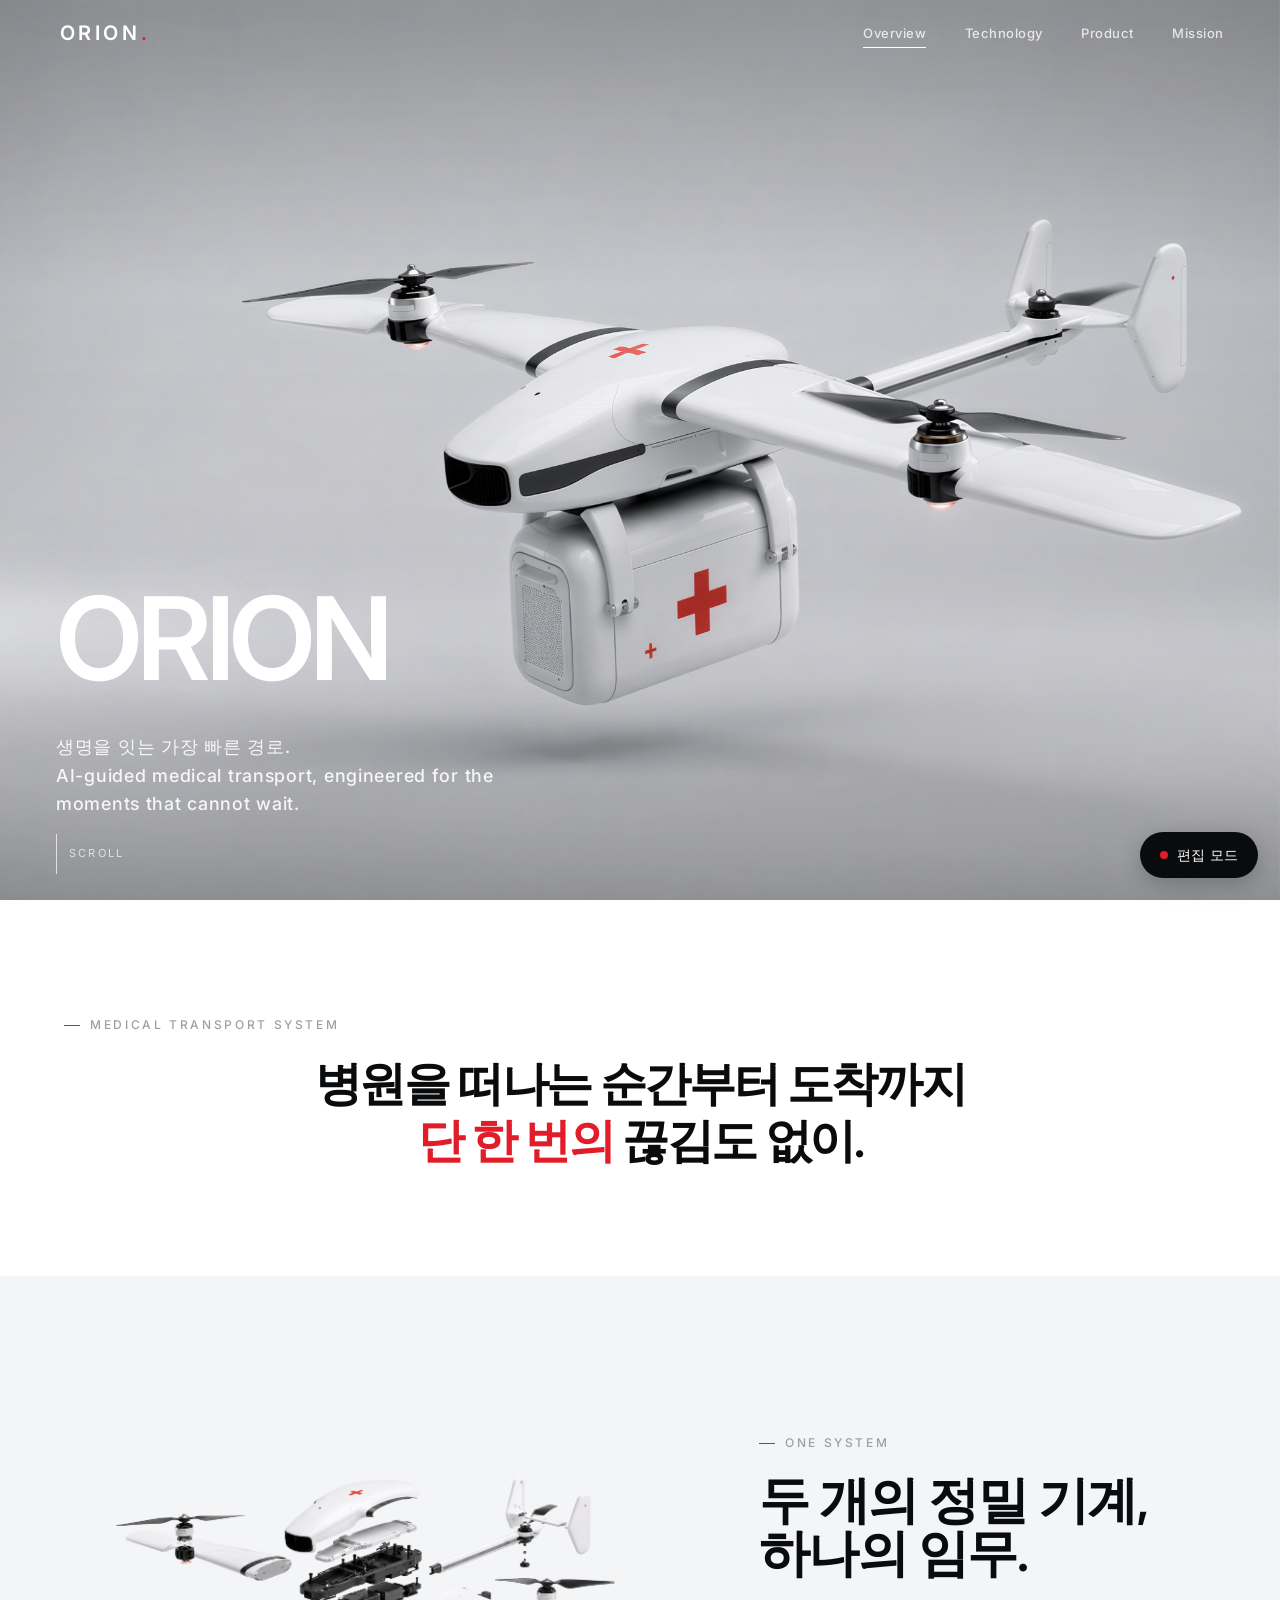
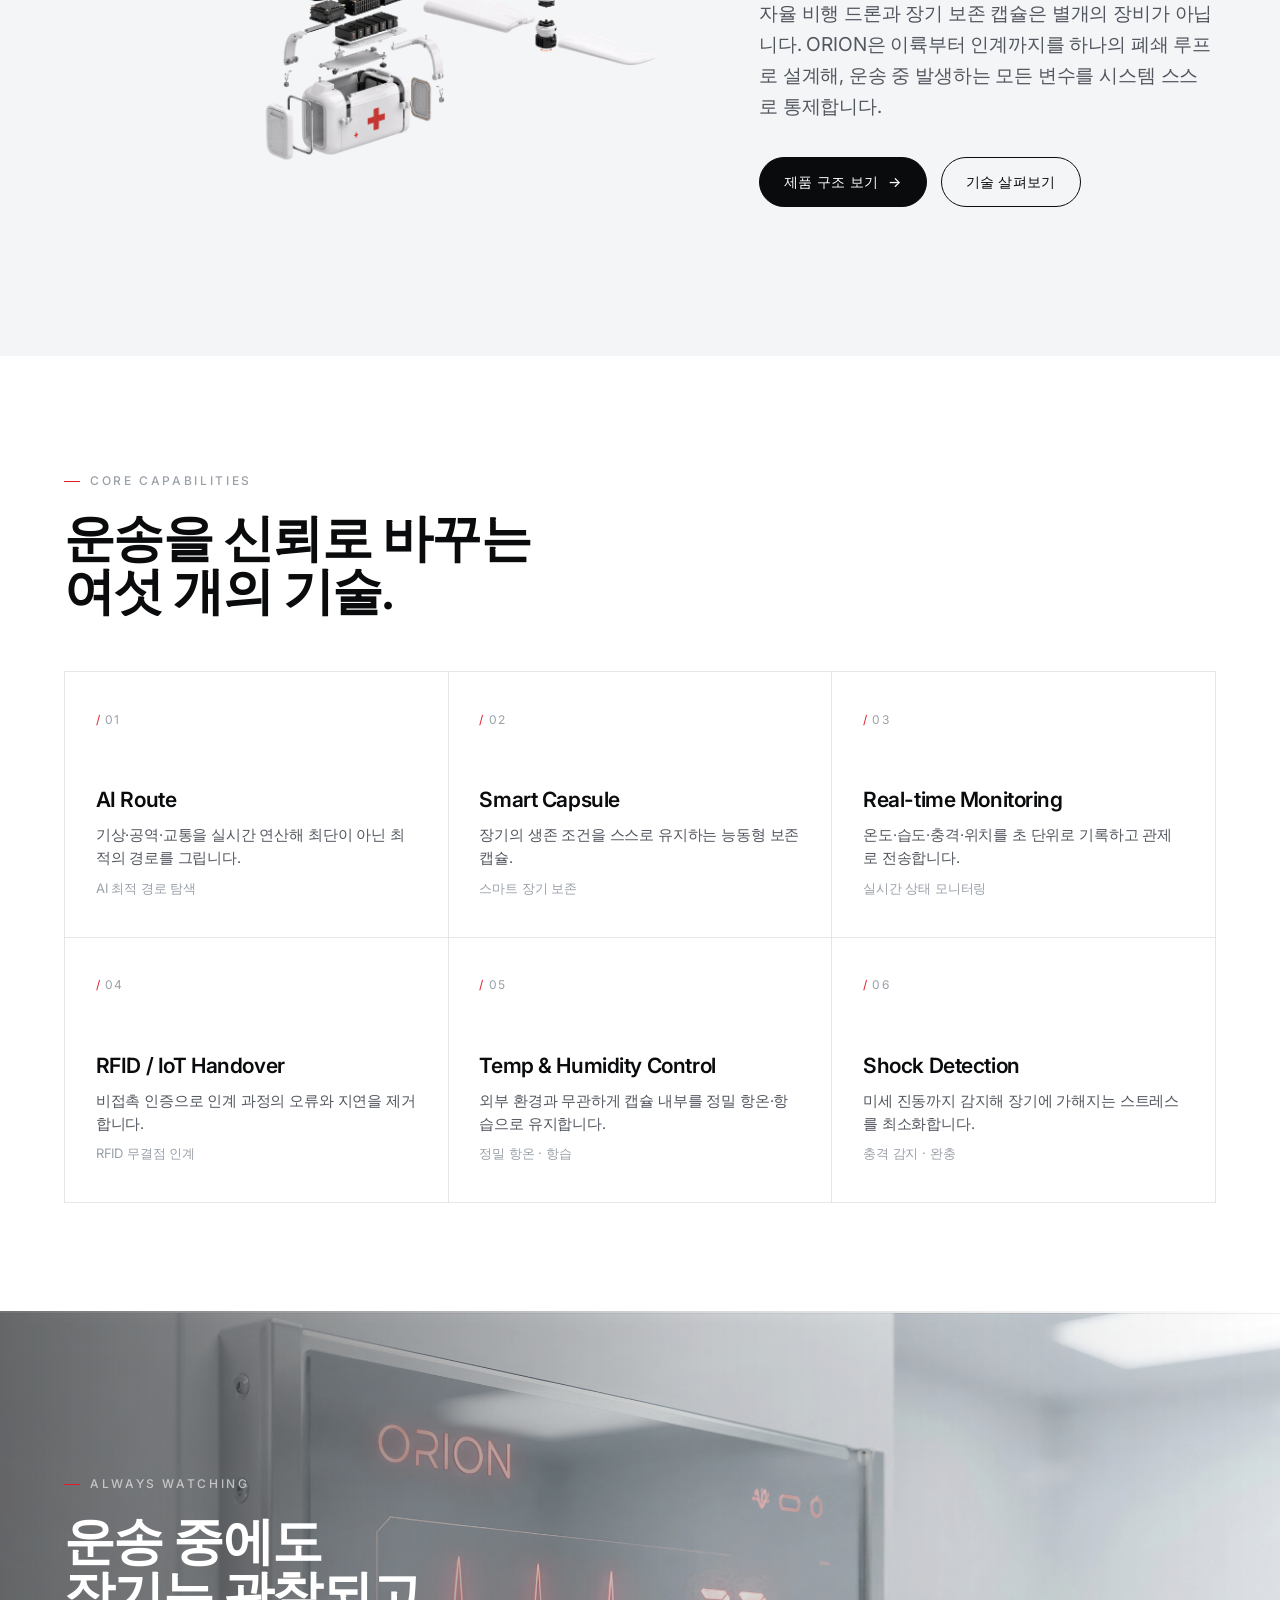
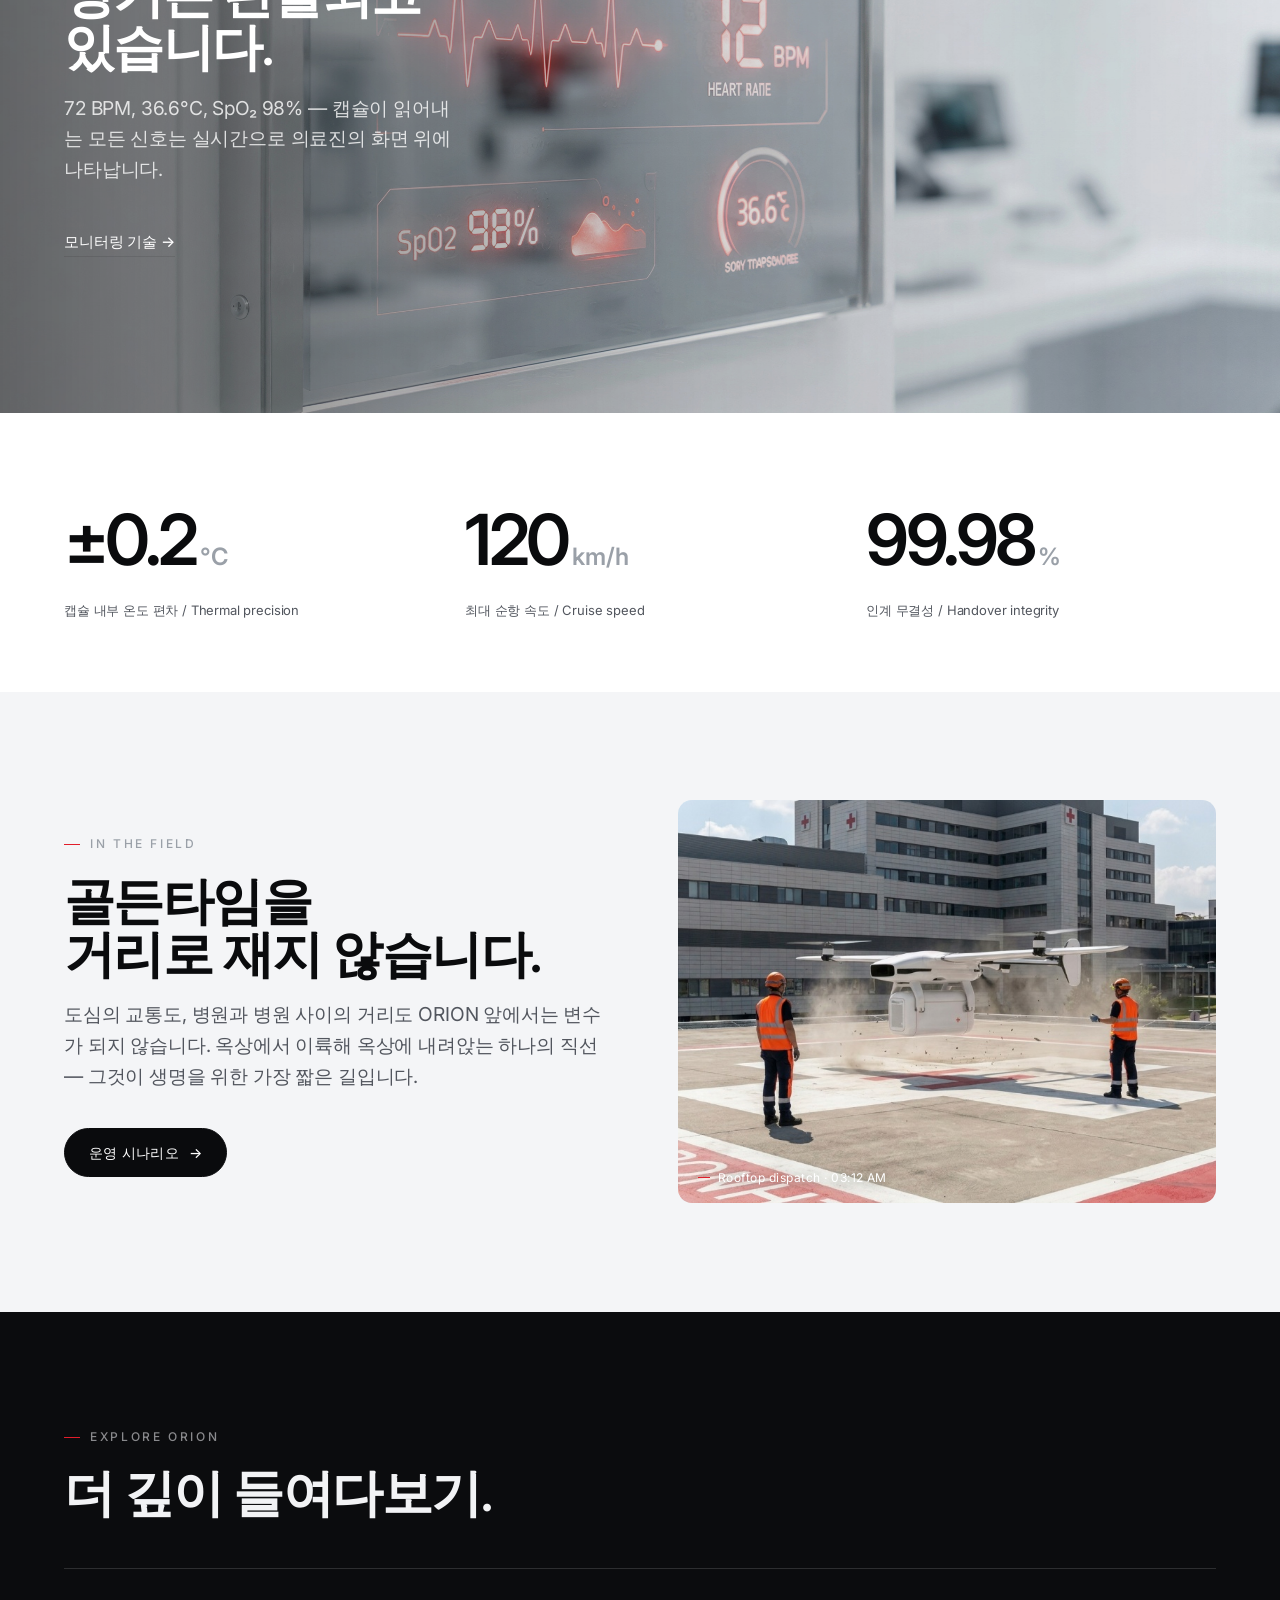
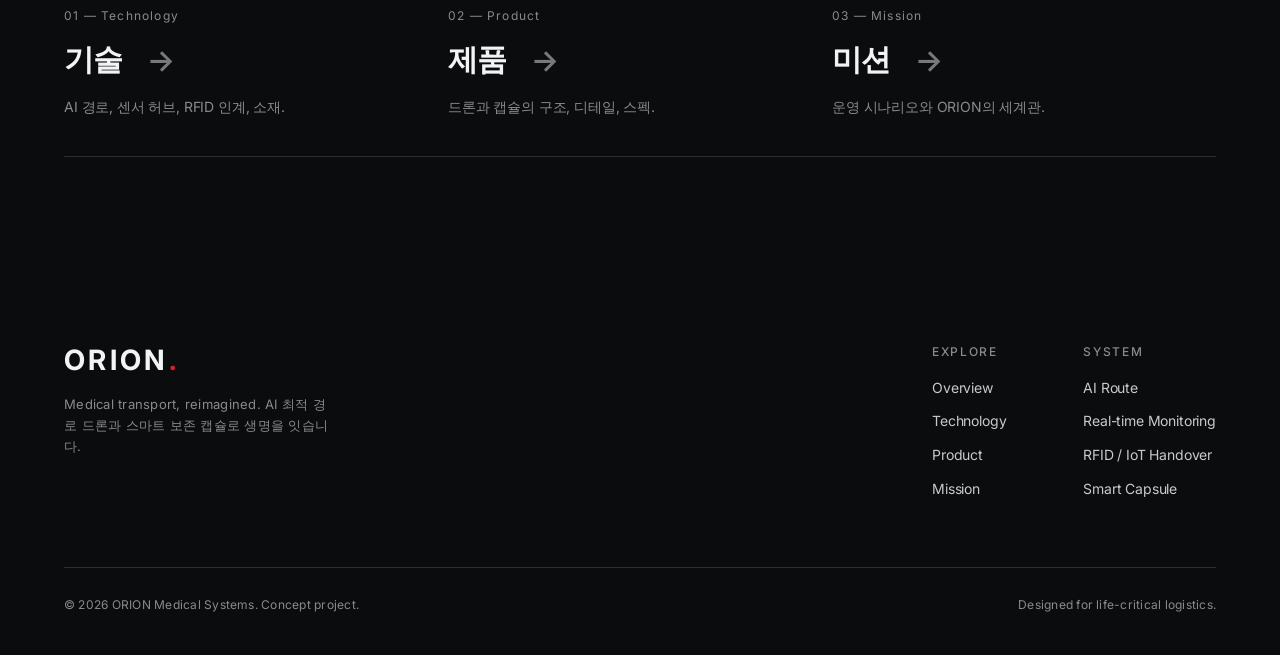
<file: index.html>
<!DOCTYPE html>
<html lang="ko">
<head>
  <meta charset="UTF-8" />
  <meta name="viewport" content="width=device-width, initial-scale=1.0" />
  <title>ORION — Medical Transport System</title>
  <meta name="description" content="ORION은 AI 최적 경로 드론과 스마트 장기 운송·보존 캡슐을 결합한 의료 운송 시스템입니다. 생명을 잇는 가장 빠르고 정밀한 경로." />
  <link rel="preconnect" href="https://fonts.googleapis.com" />
  <link rel="preconnect" href="https://fonts.gstatic.com" crossorigin />
  <link href="https://fonts.googleapis.com/css2?family=Inter:wght@400;500;600&display=swap" rel="stylesheet" />
  <link rel="stylesheet" href="style.css" />
  <link rel="stylesheet" href="edit.css" />
</head>
<body>

  <!-- ============================ HEADER ============================ -->
  <header class="site-header on-media">
    <div class="container">
      <a href="index.html" class="brand">ORION<span class="dot">.</span></a>
      <nav class="nav" aria-label="Primary">
        <a href="index.html" class="active">Overview</a>
        <a href="technology.html">Technology</a>
        <a href="product.html">Product</a>
        <a href="mission.html">Mission</a>
      </nav>
      <button class="nav-toggle" aria-label="Menu" aria-expanded="false">
        <span></span><span></span>
      </button>
    </div>
  </header>

  <main>

    <!-- ============================= HERO ============================
         Flying medical drone — the single strongest brand image. -->
    <section class="hero" id="top">
      <div class="hero__media">
        <img src="images/hero-drone.jpg" alt="ORION 의료 운송 드론이 장기 보존 캡슐을 싣고 비행하는 모습" />
      </div>
      <div class="hero__inner">
        <div class="container">
          <h1 class="hero__title">
            <span class="display">ORION</span>
            <small>생명을 잇는 가장 빠른 경로.<br>AI-guided medical transport, engineered for the moments that cannot wait.</small>
          </h1>
        </div>
      </div>
      <div class="scroll-cue"><span class="bar"></span> Scroll</div>
    </section>

    <!-- ======================= OPENING STATEMENT ====================
         Large, quiet type. Sets the brand tone. -->
    <section class="section">
      <div class="container">
        <p class="eyebrow" data-reveal>Medical Transport System</p>
        <h2 class="h-xl statement wide" data-reveal>
          병원을 떠나는 순간부터 도착까지<br><span class="accent">단 한 번의</span> 끊김도 없이.
        </h2>
      </div>
    </section>

    <!-- ========================= SYSTEM / SPLIT =====================
         Exploded view introduces the "one system, two machines" idea. -->
    <section class="section section--soft">
      <div class="container">
        <div class="split split--wide-media">
          <div class="figure figure--contain ratio-4-3" data-ph="ORION SYSTEM" data-reveal>
            <img src="images/exploded.png" alt="ORION 드론과 장기 운송 캡슐의 분해 구조도" />
          </div>
          
          <div data-reveal>
            <p class="eyebrow">One System</p>
            <h2 class="h-lg">두 개의 정밀 기계,<br>하나의 임무.</h2>
            <p class="lead">
              자율 비행 드론과 장기 보존 캡슐은 별개의 장비가 아닙니다.
              ORION은 이륙부터 인계까지를 하나의 폐쇄 루프로 설계해,
              운송 중 발생하는 모든 변수를 시스템 스스로 통제합니다.
            </p>
            <div class="btn-row">
              <a href="product.html" class="btn btn--solid">제품 구조 보기 <span class="arrow">→</span></a>
              <a href="technology.html" class="btn">기술 살펴보기</a>
            </div>
          </div>
        </div>
      </div>
    </section>

    <!-- ======================== CORE CAPABILITIES ===================
         Six key concepts as a quiet, gridded card set. -->
    <section class="section">
      <div class="container">
        <div class="head-block" data-reveal>
          <p class="eyebrow">Core Capabilities</p>
          <h2 class="h-lg">운송을 신뢰로 바꾸는<br>여섯 개의 기술.</h2>
        </div>

        <div class="features" data-reveal-stagger data-stagger="70">
          <article class="feature">
            <div class="feature__no"><span class="accent">/</span> 01</div>
            <h3>AI Route</h3>
            <p>기상·공역·교통을 실시간 연산해 최단이 아닌 최적의 경로를 그립니다.</p>
            <p class="kr">AI 최적 경로 탐색</p>
          </article>
          <article class="feature">
            <div class="feature__no"><span class="accent">/</span> 02</div>
            <h3>Smart Capsule</h3>
            <p>장기의 생존 조건을 스스로 유지하는 능동형 보존 캡슐.</p>
            <p class="kr">스마트 장기 보존</p>
          </article>
          <article class="feature">
            <div class="feature__no"><span class="accent">/</span> 03</div>
            <h3>Real-time Monitoring</h3>
            <p>온도·습도·충격·위치를 초 단위로 기록하고 관제로 전송합니다.</p>
            <p class="kr">실시간 상태 모니터링</p>
          </article>
          <article class="feature">
            <div class="feature__no"><span class="accent">/</span> 04</div>
            <h3>RFID / IoT Handover</h3>
            <p>비접촉 인증으로 인계 과정의 오류와 지연을 제거합니다.</p>
            <p class="kr">RFID 무결점 인계</p>
          </article>
          <article class="feature">
            <div class="feature__no"><span class="accent">/</span> 05</div>
            <h3>Temp &amp; Humidity Control</h3>
            <p>외부 환경과 무관하게 캡슐 내부를 정밀 항온·항습으로 유지합니다.</p>
            <p class="kr">정밀 항온 · 항습</p>
          </article>
          <article class="feature">
            <div class="feature__no"><span class="accent">/</span> 06</div>
            <h3>Shock Detection</h3>
            <p>미세 진동까지 감지해 장기에 가해지는 스트레스를 최소화합니다.</p>
            <p class="kr">충격 감지 · 완충</p>
          </article>
        </div>
      </div>
    </section>

    <!-- ===================== MONITORING MEDIA BAND ==================
         Glass HUD image — the "always watching" promise. -->
    <section class="media-band">
      <div class="media-band__bg">
        <img src="images/hud.jpg" alt="ORION 실시간 모니터링 HUD — 심박수, SpO2, 온도 표시" />
      </div>
      <div class="container">
        <div class="media-band__content" data-reveal>
          <p class="eyebrow" style="color:rgba(255,255,255,.6)">Always Watching</p>
          <h2 class="h-lg">운송 중에도<br>장기는 관찰되고 있습니다.</h2>
          <p class="lead" style="color:rgba(255,255,255,.8)">
            72 BPM, 36.6°C, SpO₂ 98% — 캡슐이 읽어내는 모든 신호는
            실시간으로 의료진의 화면 위에 나타납니다.
          </p>
          <a href="technology.html" class="link-arrow" style="margin-top:26px;">모니터링 기술 → </a>
        </div>
      </div>
    </section>

    <!-- ========================= KEY METRICS ========================
         A few restrained figures for credibility. -->
    <section class="section section--tight">
      <div class="container">
        <div class="stat-row" data-reveal-stagger data-stagger="120">
          <div>
            <div class="stat__val">±0.2<span class="u">°C</span></div>
            <div class="stat__key">캡슐 내부 온도 편차 / Thermal precision</div>
          </div>
          <div>
            <div class="stat__val">120<span class="u">km/h</span></div>
            <div class="stat__key">최대 순항 속도 / Cruise speed</div>
          </div>
          <div>
            <div class="stat__val">99.98<span class="u">%</span></div>
            <div class="stat__key">인계 무결성 / Handover integrity</div>
          </div>
        </div>
      </div>
    </section>

    <!-- ====================== SCENARIO TEASER =======================
         Rooftop dispatch — links out to Mission. -->
    <section class="section section--soft">
      <div class="container">
        <div class="split">
          <div data-reveal>
            <p class="eyebrow">In the Field</p>
            <h2 class="h-lg">골든타임을<br>거리로 재지 않습니다.</h2>
            <p class="lead">
              도심의 교통도, 병원과 병원 사이의 거리도 ORION 앞에서는 변수가 되지 않습니다.
              옥상에서 이륙해 옥상에 내려앉는 하나의 직선 — 그것이 생명을 위한 가장 짧은 길입니다.
            </p>
            <div class="btn-row">
              <a href="mission.html" class="btn btn--solid">운영 시나리오 <span class="arrow">→</span></a>
            </div>
          </div>
          <div class="figure figure--hover ratio-4-3" data-ph="DISPATCH" data-reveal>
            <img src="images/dispatch.jpg" alt="병원 옥상 헬리패드에서 이착륙하는 ORION 드론과 지상 운영 요원" />
            <span class="figure__cap"><span class="tick"></span> Rooftop dispatch · 03:12 AM</span>
          </div>
        </div>
      </div>
    </section>

    <!-- ======================= DIRECTORY (dark) ======================
         Elegant links to the three sub-pages. -->
    <section class="section section--ink">
      <div class="container">
        <p class="eyebrow" data-reveal>Explore ORION</p>
        <h2 class="h-lg" data-reveal style="margin-bottom:48px;">더 깊이 들여다보기.</h2>
        <div class="dir-links" data-reveal-stagger data-stagger="90">
          <a href="technology.html" class="dir-link">
            <span class="n">01 — Technology</span>
            <span class="t">기술 <span class="arrow">→</span></span>
            <p>AI 경로, 센서 허브, RFID 인계, 소재.</p>
          </a>
          <a href="product.html" class="dir-link">
            <span class="n">02 — Product</span>
            <span class="t">제품 <span class="arrow">→</span></span>
            <p>드론과 캡슐의 구조, 디테일, 스펙.</p>
          </a>
          <a href="mission.html" class="dir-link">
            <span class="n">03 — Mission</span>
            <span class="t">미션 <span class="arrow">→</span></span>
            <p>운영 시나리오와 ORION의 세계관.</p>
          </a>
        </div>
      </div>
    </section>

  </main>

  <!-- ============================ FOOTER ============================ -->
  <footer class="site-footer">
    <div class="container">
      <div class="footer-top">
        <div class="footer-brand">
          ORION<span class="dot">.</span>
          <small>Medical transport, reimagined. AI 최적 경로 드론과 스마트 보존 캡슐로 생명을 잇습니다.</small>
        </div>
        <div class="footer-nav">
          <div class="footer-col">
            <h4>Explore</h4>
            <a href="index.html">Overview</a>
            <a href="technology.html">Technology</a>
            <a href="product.html">Product</a>
            <a href="mission.html">Mission</a>
          </div>
          <div class="footer-col">
            <h4>System</h4>
            <a href="technology.html">AI Route</a>
            <a href="technology.html">Real-time Monitoring</a>
            <a href="technology.html">RFID / IoT Handover</a>
            <a href="product.html">Smart Capsule</a>
          </div>
        </div>
      </div>
      <div class="footer-bottom">
        <span>© <span data-year>2026</span> ORION Medical Systems. Concept project.</span>
        <span>Designed for life-critical logistics.</span>
      </div>
    </div>
  </footer>

  <script src="script.js"></script>
  <script src="edit.js"></script>
</body>
</html>
</file>
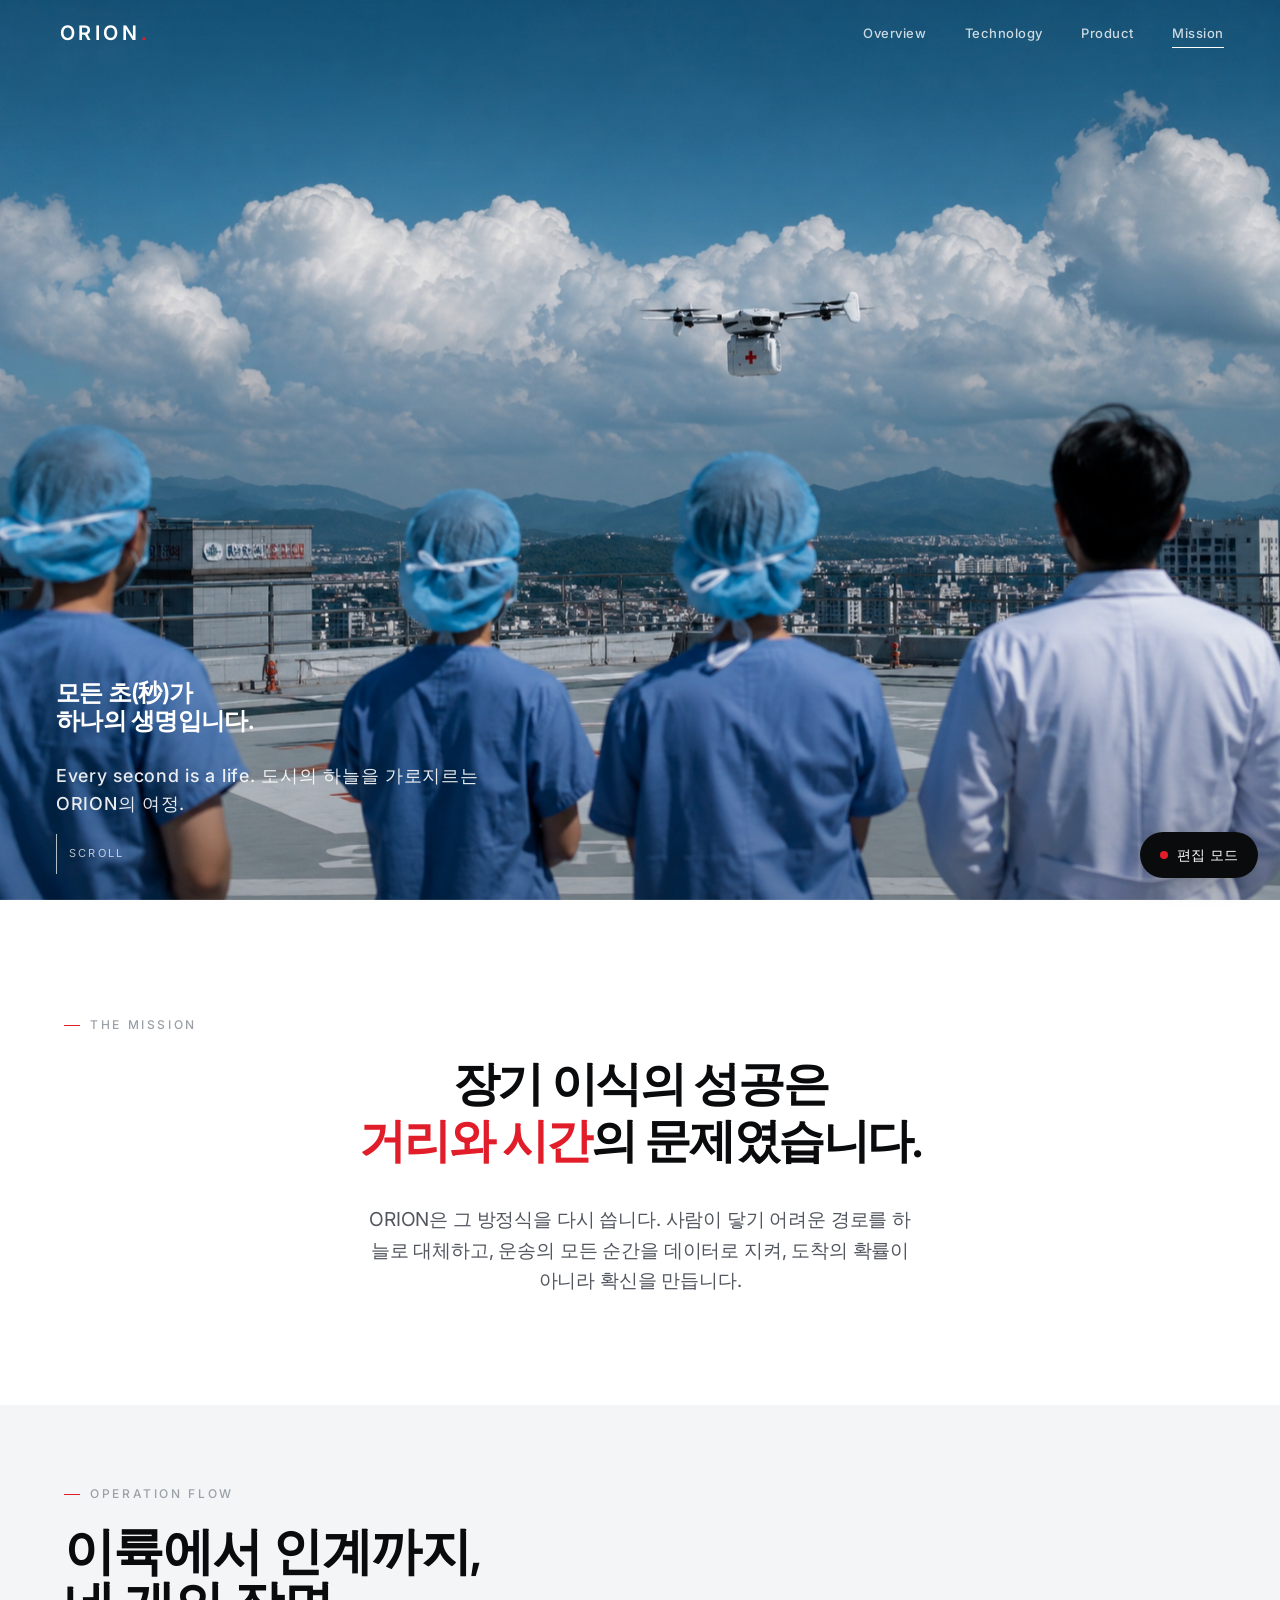
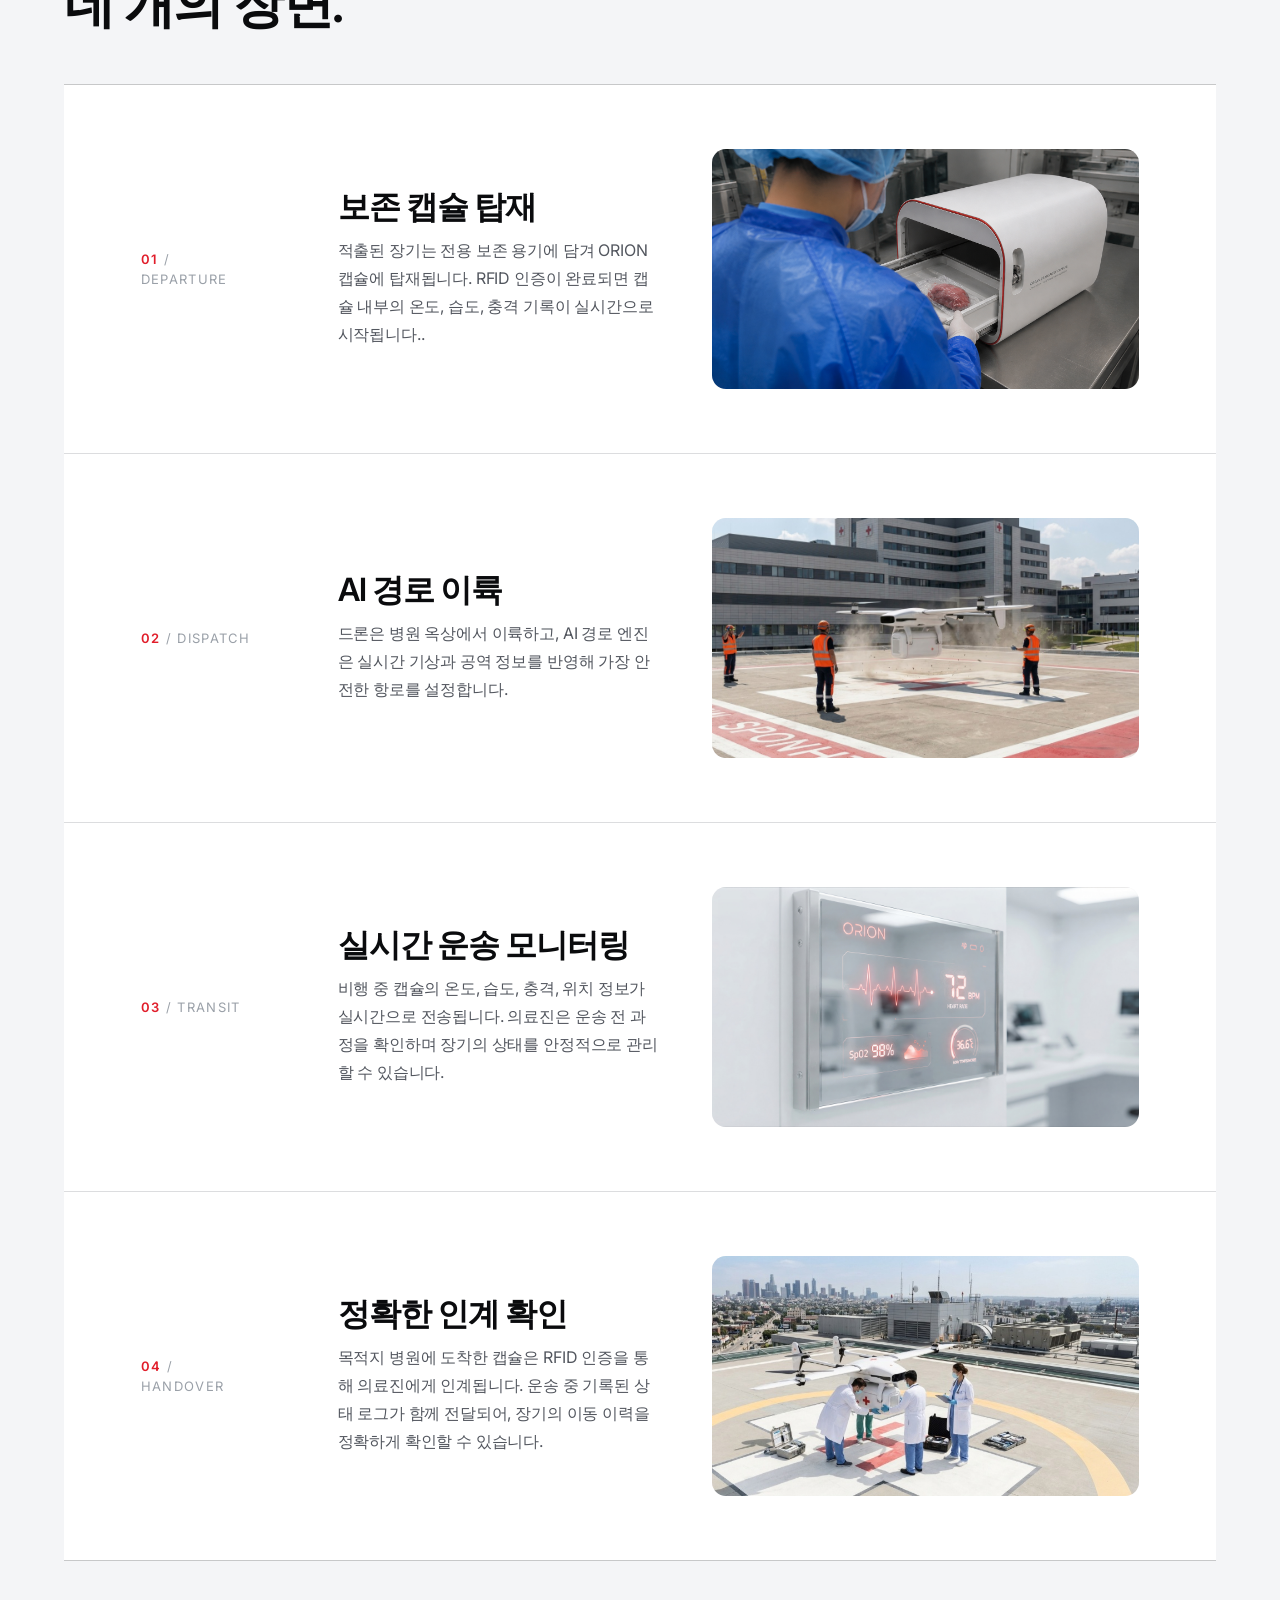
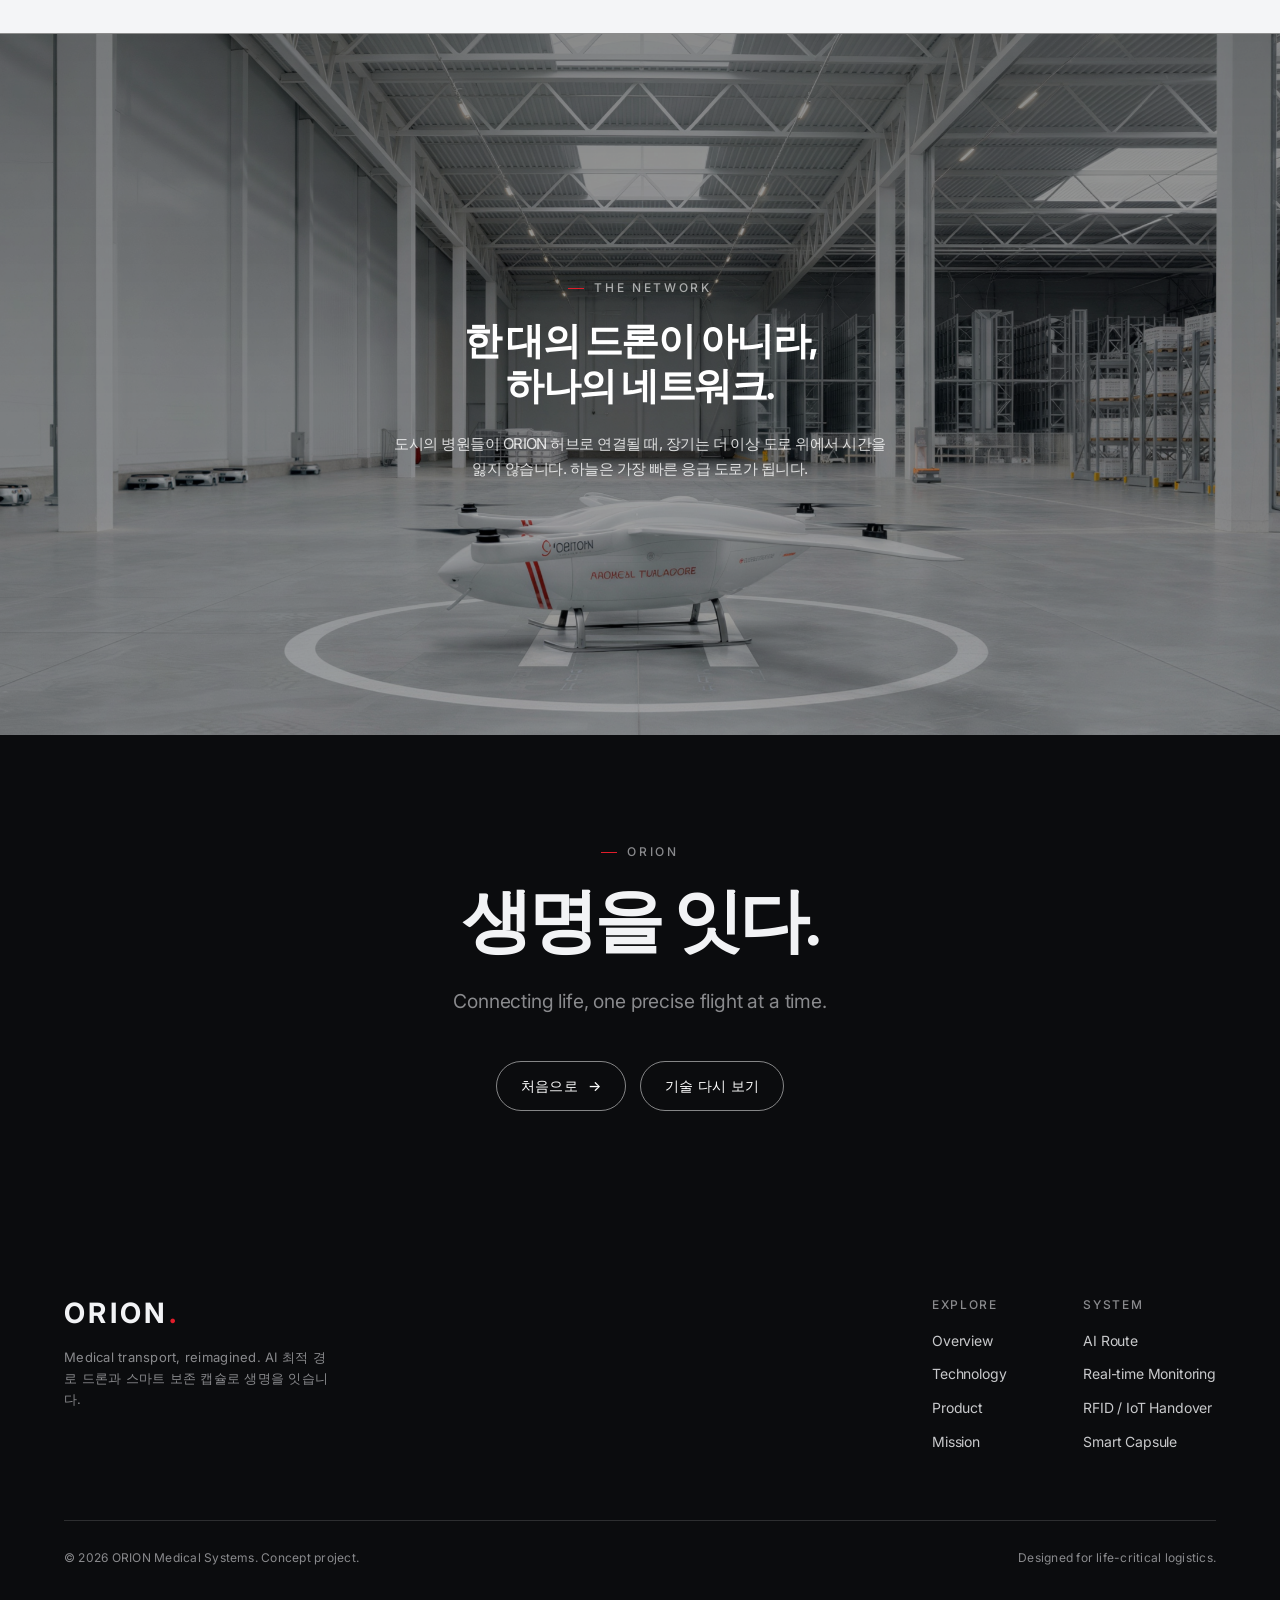
<file: mission.html>
<!DOCTYPE html>
<html lang="ko">
<head>
  <meta charset="UTF-8" />
  <meta name="viewport" content="width=device-width, initial-scale=1.0" />
  <title>Mission — ORION</title>
  <meta name="description" content="ORION 운영 시나리오와 세계관 — 이륙에서 인계까지, 생명을 잇는 하나의 흐름." />
  <link rel="preconnect" href="https://fonts.googleapis.com" />
  <link rel="preconnect" href="https://fonts.gstatic.com" crossorigin />
  <link href="https://fonts.googleapis.com/css2?family=Inter:wght@400;500;600&display=swap" rel="stylesheet" />
  <link rel="stylesheet" href="style.css" />
  <link rel="stylesheet" href="edit.css" />
</head>
<body>

  <!-- ============================ HEADER ============================ -->
  <header class="site-header on-media">
    <div class="container">
      <a href="index.html" class="brand">ORION<span class="dot">.</span></a>
      <nav class="nav" aria-label="Primary">
        <a href="index.html">Overview</a>
        <a href="technology.html">Technology</a>
        <a href="product.html">Product</a>
        <a href="mission.html" class="active">Mission</a>
      </nav>
      <button class="nav-toggle" aria-label="Menu" aria-expanded="false">
        <span></span><span></span>
      </button>
    </div>
  </header>

  <main>

    <!-- ============================= HERO ===========================
         Rooftop skyline dispatch. -->
    <section class="hero" id="top">
      <div class="hero__media">
        <img src="images/rooftop.png" alt="도심 병원 옥상 헬리패드에서 ORION 드론을 준비하는 의료진" />
      </div>
      <div class="hero__inner">
        <div class="container">
          <h1 class="hero__title">
            <span>모든 초(秒)가</span><br>
  <span class="no-break">하나의 생명입니다.</span>
            <small>Every second is a life. 도시의 하늘을 가로지르는 ORION의 여정.</small>
          </h1>
        </div>
      </div>
      <div class="scroll-cue"><span class="bar"></span> Scroll</div>
    </section>

    <!-- ====================== WORLDVIEW STATEMENT ================== -->
    <section class="section">
      <div class="container">
        <p class="eyebrow" data-reveal>The Mission</p>
        <h2 class="h-xl statement wide" data-reveal>
          장기 이식의 성공은 <br><span class="accent">거리와 시간</span>의 문제였습니다.
        </h2>
        <p class="lead" data-reveal style="margin:36px auto 0; text-align:center;">
          ORION은 그 방정식을 다시 씁니다. 사람이 닿기 어려운 경로를 하늘로 대체하고,
          운송의 모든 순간을 데이터로 지켜, 도착의 확률이 아니라 확신을 만듭니다.
        </p>
      </div>
    </section>

    <!-- ======================= SCENARIO STEPS =====================
         A four-step operational sequence. -->
    <section class="section section--soft section--tight">
      <div class="container">
        <div class="head-block" data-reveal>
          <p class="eyebrow">Operation Flow</p>
          <h2 class="h-lg">이륙에서 인계까지,<br>네 개의 장면.</h2>
        </div>

        <div class="steps">
          <!-- step 1 -->
          <article class="step" data-reveal>
            <div class="step__no"><b>01</b> / DEPARTURE</div>
            <div class="step__body">
              <h3>보존 캡슐 탑재</h3>
              <p>적출된 장기는 전용 보존 용기에 담겨 ORION 캡슐에 탑재됩니다.
RFID 인증이 완료되면 캡슐 내부의 온도, 습도, 충격 기록이 실시간으로 시작됩니다..</p>
            </div>
            <div class="figure figure--hover ratio-16-9" data-ph="LOADING" >
              <img src="images/carpp.png" alt="수술팀이 장기를 캡슐에 안치하는 장면" />
            </div>
          </article>

          <!-- step 2 -->
          <article class="step" data-reveal>
            <div class="step__no"><b>02</b> / DISPATCH</div>
            <div class="step__body">
              <h3>AI 경로 이륙</h3>
              <p>드론은 병원 옥상에서 이륙하고, AI 경로 엔진은 실시간 기상과 공역 정보를 반영해 가장 안전한 항로를 설정합니다.</p>
            </div>
            <div class="figure figure--hover ratio-16-9" data-ph="DISPATCH">
              <img src="images/dispatch.jpg" alt="헬리패드에서 이륙하는 ORION 드론과 지상 요원" />
            </div>
          </article>

          <!-- step 3 -->
          <article class="step" data-reveal>
            <div class="step__no"><b>03</b> / TRANSIT</div>
            <div class="step__body">
              <h3>실시간 운송 모니터링</h3>
              <p>비행 중 캡슐의 온도, 습도, 충격, 위치 정보가 실시간으로 전송됩니다.
의료진은 운송 전 과정을 확인하며 장기의 상태를 안정적으로 관리할 수 있습니다.</p>
            </div>
            <div class="figure figure--hover ratio-16-9" data-ph="TRANSIT">
              <img src="images/hud.jpg" alt="비행 중 전송되는 실시간 모니터링 데이터" />
            </div>
          </article>

          <!-- step 4 -->
          <article class="step" data-reveal>
            <div class="step__no"><b>04</b> / HANDOVER</div>
            <div class="step__body">
              <h3>정확한 인계 확인</h3>
              <p>목적지 병원에 도착한 캡슐은 RFID 인증을 통해 의료진에게 인계됩니다.
운송 중 기록된 상태 로그가 함께 전달되어, 장기의 이동 이력을 정확하게 확인할 수 있습니다.</p>
            </div>
            <div class="figure figure--hover ratio-16-9" data-ph="HANDOVER">
              <img src="images/rooftop.jpg" alt="목적지 병원 옥상에서 캡슐을 인계받는 의료진" />
            </div>
          </article>
        </div>
      </div>
    </section>

    <!-- ======================= WORLD MEDIA BAND ===================
         The infrastructure vision — hangar. -->
    <section class="media-band media-band--center">
      <div class="media-band__bg">
        <img src="images/hangar.jpg" alt="ORION 드론이 대기하는 대규모 자동화 의료 물류 허브" />
      </div>
      <div class="container">
        <div class="media-band__content" data-reveal>
          <p class="eyebrow" style="color:rgba(255,255,255,.6); justify-content:center;">The Network</p>
          <h2 class="h-lg">한 대의 드론이 아니라,<br>하나의 네트워크.</h2>
        
          <p class="lead" style="color:rgba(255,255,255,.82); margin-left:auto; margin-right:auto;">
            도시의 병원들이 ORION 허브로 연결될 때, 장기는 더 이상 도로 위에서
            시간을 잃지 않습니다. 하늘은 가장 빠른 응급 도로가 됩니다.
          </p>
        </div>
      </div>
    </section>

    <!-- ========================= CLOSING (dark) ==================== -->
    <section class="section section--ink">
      <div class="container">
        <p class="eyebrow" data-reveal style="justify-content:center; text-align:center; display:flex;">ORION</p>
        <h2 class="display statement" data-reveal>
          생명을 잇다.
        </h2>
        <p class="lead" data-reveal style="text-align:center; margin:28px auto 0; color:var(--on-dark-2);">
          Connecting life, one precise flight at a time.
        </p>
        <div class="btn-row" style="justify-content:center; margin-top:44px;" data-reveal>
          <a href="index.html" class="btn btn--light">처음으로 <span class="arrow">→</span></a>
          <a href="technology.html" class="btn btn--light">기술 다시 보기</a>
        </div>
      </div>
    </section>

  </main>

  <!-- ============================ FOOTER ============================ -->
  <footer class="site-footer">
    <div class="container">
      <div class="footer-top">
        <div class="footer-brand">
          ORION<span class="dot">.</span>
          <small>Medical transport, reimagined. AI 최적 경로 드론과 스마트 보존 캡슐로 생명을 잇습니다.</small>
        </div>
        <div class="footer-nav">
          <div class="footer-col">
            <h4>Explore</h4>
            <a href="index.html">Overview</a>
            <a href="technology.html">Technology</a>
            <a href="product.html">Product</a>
            <a href="mission.html">Mission</a>
          </div>
          <div class="footer-col">
            <h4>System</h4>
            <a href="technology.html">AI Route</a>
            <a href="technology.html">Real-time Monitoring</a>
            <a href="technology.html">RFID / IoT Handover</a>
            <a href="product.html">Smart Capsule</a>
          </div>
        </div>
      </div>
      <div class="footer-bottom">
        <span>© <span data-year>2026</span> ORION Medical Systems. Concept project.</span>
        <span>Designed for life-critical logistics.</span>
      </div>
    </div>
  </footer>

  <script src="script.js"></script>
  <script src="edit.js"></script>
</body>
</html>
</file>
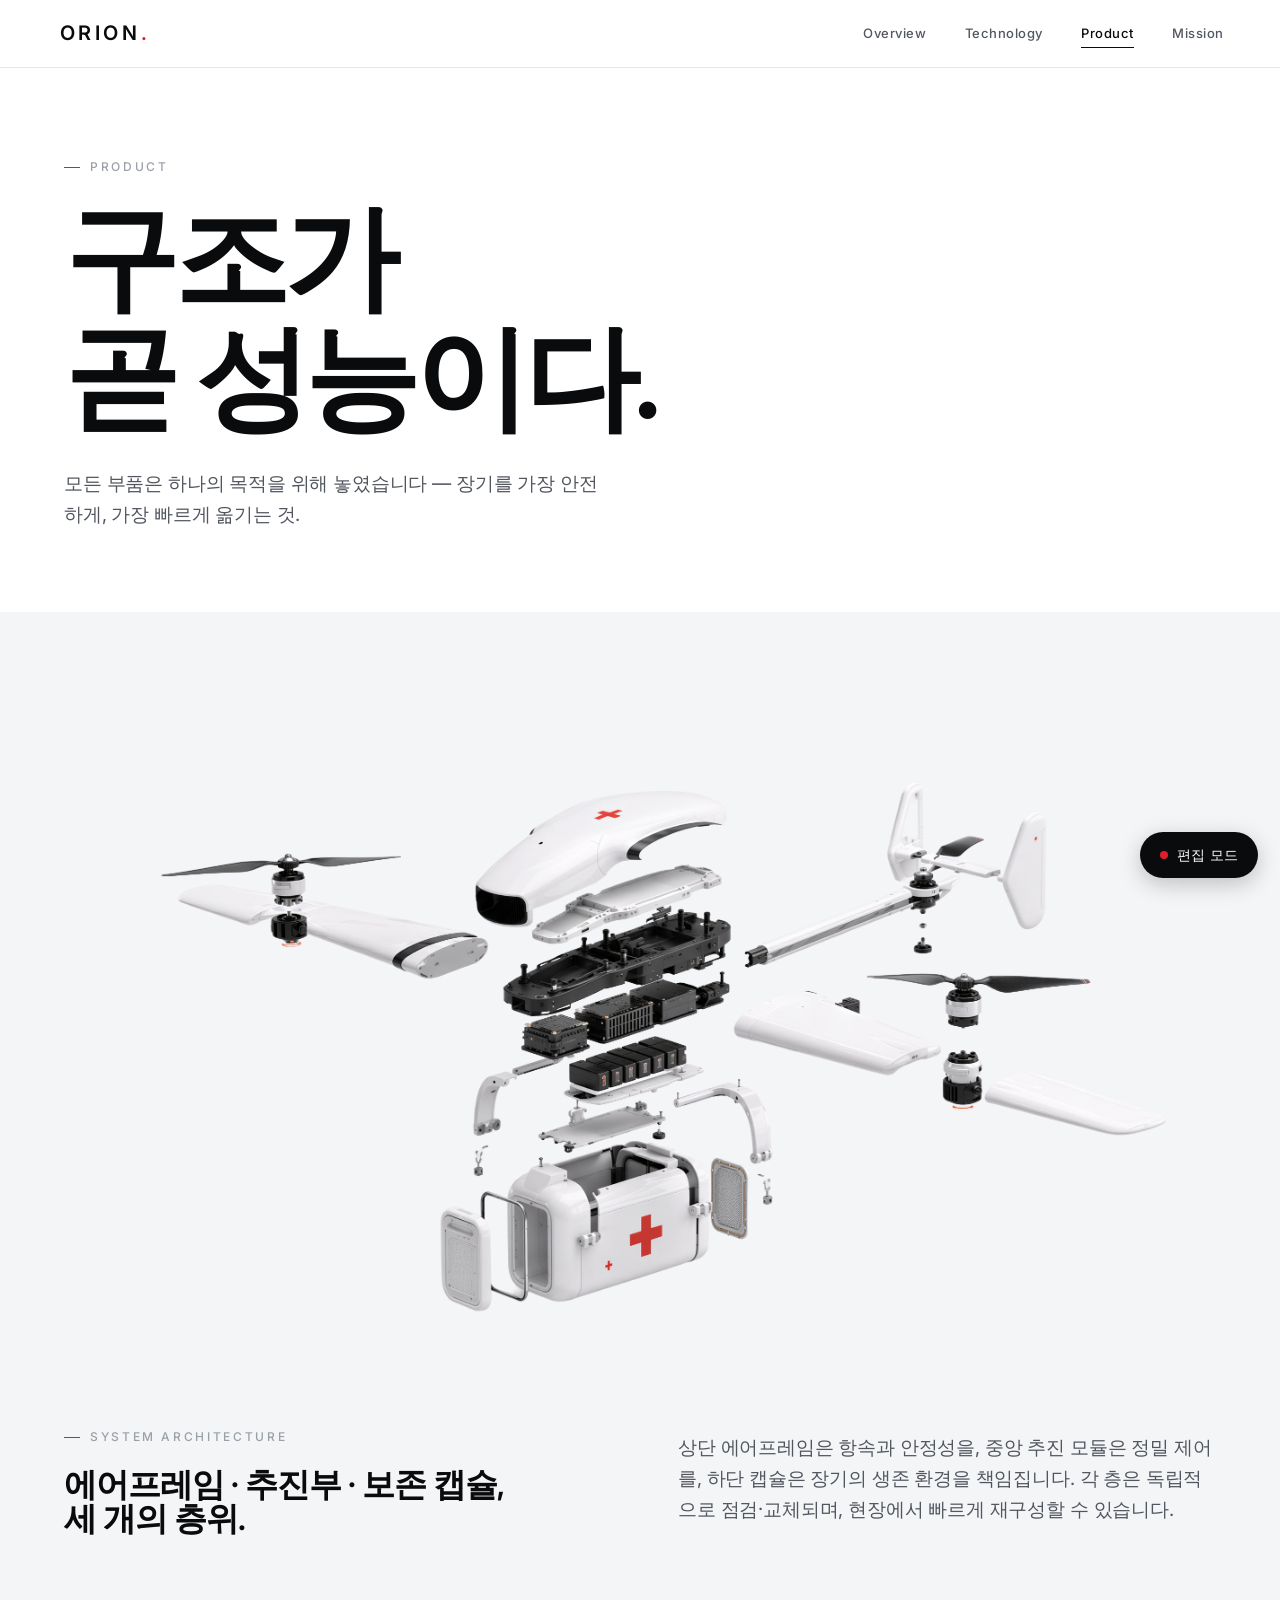
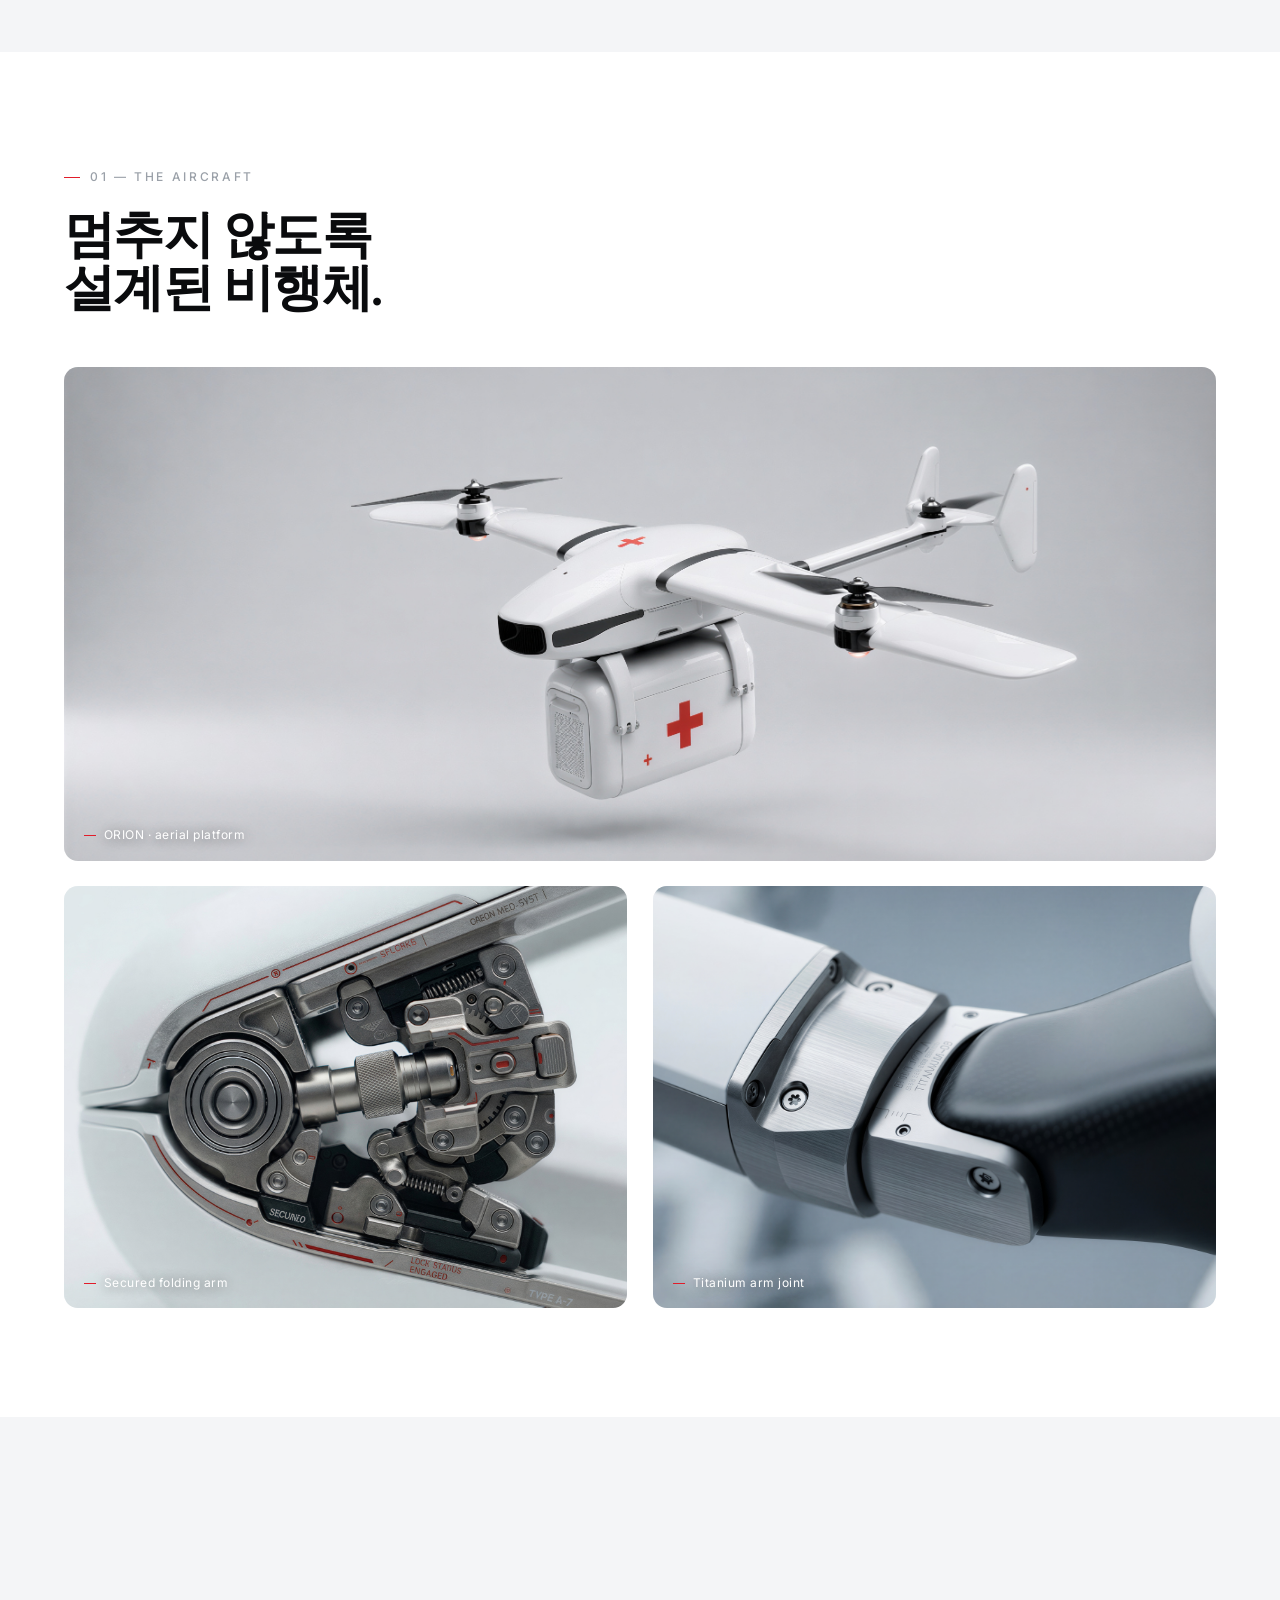
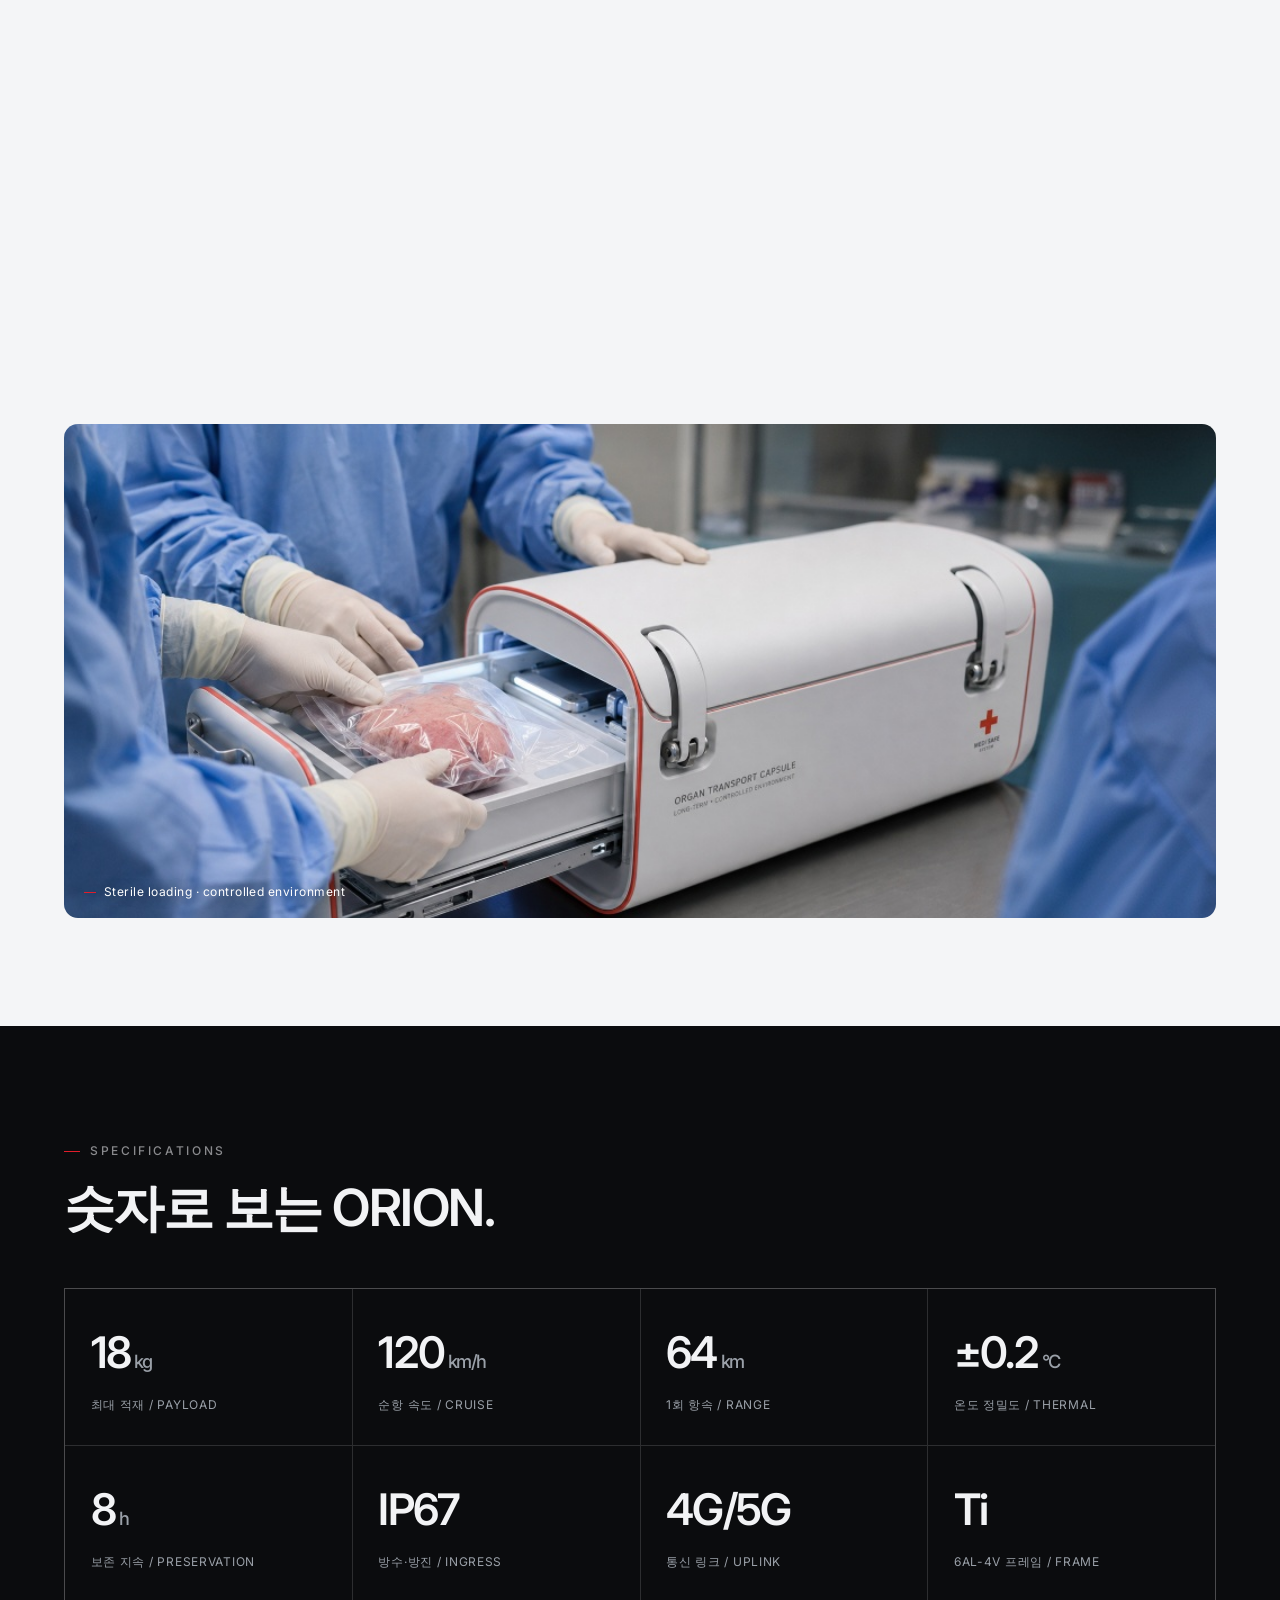
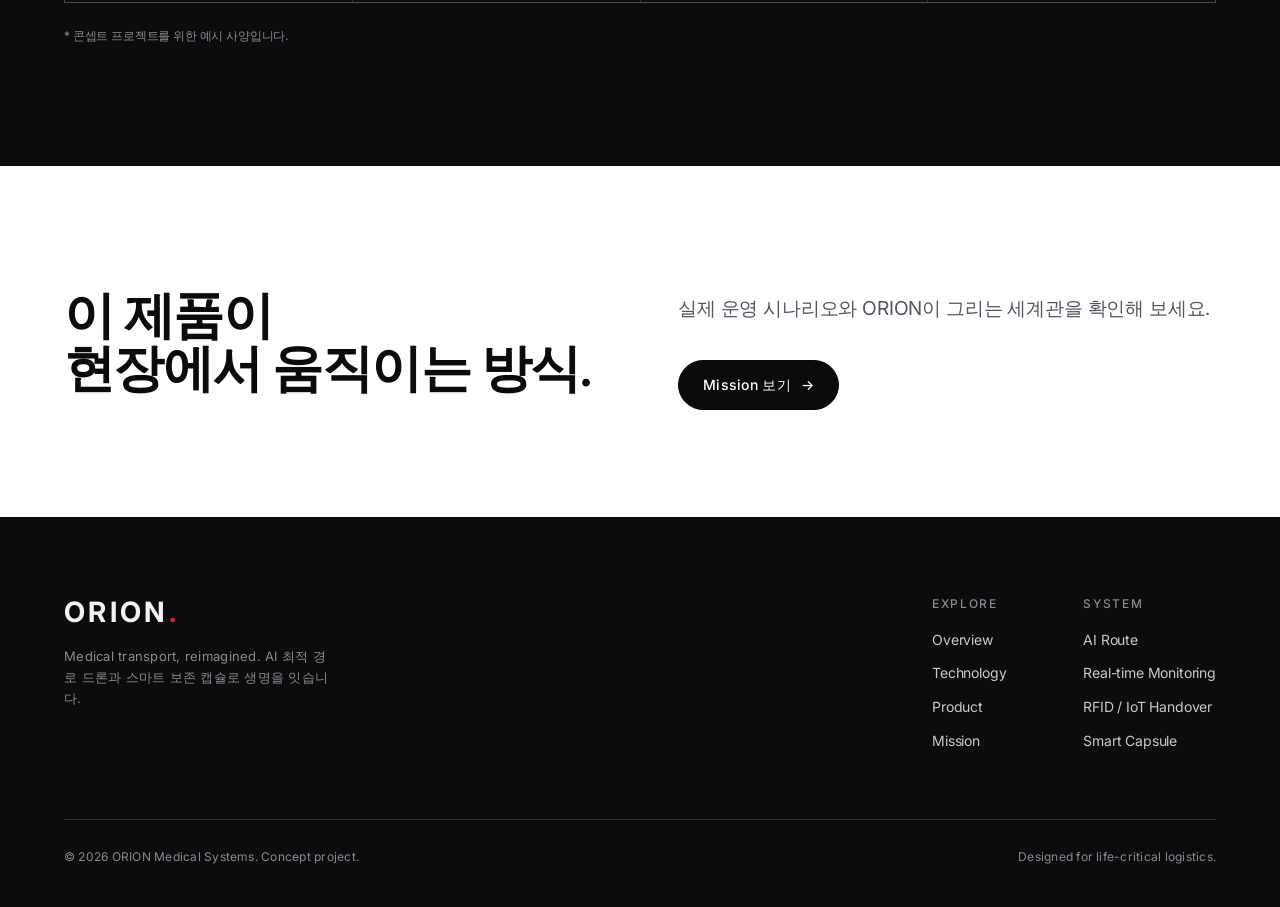
<file: product.html>
<!DOCTYPE html>
<html lang="ko">
<head>
  <meta charset="UTF-8" />
  <meta name="viewport" content="width=device-width, initial-scale=1.0" />
  <title>Product — ORION</title>
  <meta name="description" content="ORION 제품 구조 — 자율 비행 드론과 장기 운송·보존 캡슐의 분해도, 디테일, 스펙." />
  <link rel="preconnect" href="https://fonts.googleapis.com" />
  <link rel="preconnect" href="https://fonts.gstatic.com" crossorigin />
  <link href="https://fonts.googleapis.com/css2?family=Inter:wght@400;500;600&display=swap" rel="stylesheet" />
  <link rel="stylesheet" href="style.css" />
  <link rel="stylesheet" href="edit.css" />
</head>
<body>

  <!-- ============================ HEADER ============================ -->
  <header class="site-header is-solid">
    <div class="container">
      <a href="index.html" class="brand">ORION<span class="dot">.</span></a>
      <nav class="nav" aria-label="Primary">
        <a href="index.html">Overview</a>
        <a href="technology.html">Technology</a>
        <a href="product.html" class="active">Product</a>
        <a href="mission.html">Mission</a>
      </nav>
      <button class="nav-toggle" aria-label="Menu" aria-expanded="false">
        <span></span><span></span>
      </button>
    </div>
  </header>

  <main>

    <!-- ========================== PAGE HERO ========================= -->
    <section class="page-hero">
      <div class="container">
        <p class="eyebrow" data-reveal>Product</p>
        <h1 class="display" data-reveal>구조가<br>곧 성능이다.</h1>
        <p class="lead" data-reveal style="margin-top:32px;">
          모든 부품은 하나의 목적을 위해 놓였습니다 — 장기를 가장 안전하게,
          가장 빠르게 옮기는 것.
        </p>
      </div>
    </section>

    <!-- ======================== EXPLODED VIEW =======================
         The full system, disassembled. -->
    <section class="section section--soft">
      <div class="container">
        <div class="figure figure--contain ratio-16-9" data-ph="EXPLODED VIEW" data-reveal
             style="background:#f4f5f7;">
          <img src="images/exploded.png" alt="ORION 드론과 장기 운송 캡슐의 전체 분해 구조도" />
        </div>
        <div class="split" style="margin-top:clamp(32px,5vh,64px);">
          <div data-reveal>
            <p class="eyebrow">System Architecture</p>
            <h2 class="h-md">에어프레임 · 추진부 · 보존 캡슐,<br>세 개의 층위.</h2>
          </div>
          <div data-reveal>
            <p class="lead">
              상단 에어프레임은 항속과 안정성을, 중앙 추진 모듈은 정밀 제어를,
              하단 캡슐은 장기의 생존 환경을 책임집니다. 각 층은 독립적으로 점검·교체되며,
              현장에서 빠르게 재구성할 수 있습니다.
            </p>
          </div>
        </div>
      </div>
    </section>

    <!-- ========================= THE DRONE ==========================
         Hero drone + hardware detail. -->
    <section class="section">
      <div class="container">
        <div class="head-block" data-reveal>
          <p class="eyebrow">01 — The Aircraft</p>
          <h2 class="h-lg">멈추지 않도록<br>설계된 비행체.</h2>
        </div>

        <div class="figure figure--hover ratio-21-9" data-ph="AIRCRAFT" data-reveal>
          <img src="images/hero-drone.jpg" alt="장기 보존 캡슐을 장착하고 비행하는 ORION 드론 측면" />
          <span class="figure__cap"><span class="tick"></span> ORION · aerial platform</span>
        </div>

        <div class="gallery-2" style="margin-top:clamp(16px,2vw,28px);">
          <div class="figure figure--hover ratio-4-3" data-ph="FOLDING JOINT" data-reveal>
            <img src="images/hardware.jpg" alt="드론 암의 잠금 기구 근접 — 폴딩 락 메커니즘" />
            <span class="figure__cap"><span class="tick"></span> Secured folding arm</span>
          </div>
          <div class="figure figure--hover ratio-4-3" data-ph="ARM JOINT" data-reveal>
            <img src="images/joint.jpg" alt="티타늄 암 조인트 근접 촬영" />
            <span class="figure__cap"><span class="tick"></span> Titanium arm joint</span>
          </div>
        </div>
      </div>
    </section>

    <!-- ========================= THE CAPSULE ========================
         Capsule studio + open-drawer scenario. -->
    <section class="section section--soft">
      <div class="container">
        <div class="split split--wide-media">
          <div class="figure figure--hover ratio-4-3" data-ph="CAPSULE" data-reveal>
            <img src="images/capsule.jpg" alt="ORION 장기 운송·보존 캡슐 스튜디오 촬영" />
            <span class="figure__cap on-light"><span class="tick"></span> Organ Transport Capsule</span>
          </div>
          <div data-reveal>
            <p class="eyebrow">02 — The Capsule</p>
            <h2 class="h-lg">장기를 위한<br>가장 안전한 환경.</h2>
            <p class="lead">
              밀폐된 이중 구조 안에서 캡슐은 항온·항습을 능동적으로 유지하고,
              미세 진동을 흡수합니다. 외부가 어떤 상황이든, 캡슐 내부의 시간은 안정적으로 흐릅니다.
            </p>
          </div>
        </div>

        <div class="figure figure--hover ratio-21-9" data-ph="CAPSULE IN USE" data-reveal
             style="margin-top:clamp(24px,4vh,56px);">
          <img src="images/capsule-open.jpg" alt="의료진이 캡슐 드로어에 장기를 안치하는 장면" />
          <span class="figure__cap"><span class="tick"></span> Sterile loading · controlled environment</span>
        </div>
      </div>
    </section>

    <!-- ======================= SPECIFICATIONS =======================
         Restrained spec grid on a dark section. -->
    <section class="section section--ink">
      <div class="container">
        <div class="head-block" data-reveal>
          <p class="eyebrow">Specifications</p>
          <h2 class="h-lg">숫자로 보는 ORION.</h2>
        </div>
        <div class="specs" data-reveal>
          <div class="spec"><div class="spec__val">18<span class="u">kg</span></div><div class="spec__key">최대 적재 / Payload</div></div>
          <div class="spec"><div class="spec__val">120<span class="u">km/h</span></div><div class="spec__key">순항 속도 / Cruise</div></div>
          <div class="spec"><div class="spec__val">64<span class="u">km</span></div><div class="spec__key">1회 항속 / Range</div></div>
          <div class="spec"><div class="spec__val">±0.2<span class="u">°C</span></div><div class="spec__key">온도 정밀도 / Thermal</div></div>
          <div class="spec"><div class="spec__val">8<span class="u">h</span></div><div class="spec__key">보존 지속 / Preservation</div></div>
          <div class="spec"><div class="spec__val">IP67</div><div class="spec__key">방수·방진 / Ingress</div></div>
          <div class="spec"><div class="spec__val">4G/5G</div><div class="spec__key">통신 링크 / Uplink</div></div>
          <div class="spec"><div class="spec__val">Ti</div><div class="spec__key">6Al-4V 프레임 / Frame</div></div>
        </div>
        <p class="muted" style="color:var(--on-dark-2); font-size:12px; margin-top:24px;">
          * 콘셉트 프로젝트를 위한 예시 사양입니다.
        </p>
      </div>
    </section>

    <!-- ============================ CTA ============================= -->
    <section class="section">
      <div class="container">
        <div class="split">
          <h2 class="h-lg" data-reveal>이 제품이<br>현장에서 움직이는 방식.</h2>
          <div data-reveal style="align-self:end;">
            <p class="lead">실제 운영 시나리오와 ORION이 그리는 세계관을 확인해 보세요.</p>
            <div class="btn-row">
              <a href="mission.html" class="btn btn--solid">Mission 보기 <span class="arrow">→</span></a>
            </div>
          </div>
        </div>
      </div>
    </section>

  </main>

  <!-- ============================ FOOTER ============================ -->
  <footer class="site-footer">
    <div class="container">
      <div class="footer-top">
        <div class="footer-brand">
          ORION<span class="dot">.</span>
          <small>Medical transport, reimagined. AI 최적 경로 드론과 스마트 보존 캡슐로 생명을 잇습니다.</small>
        </div>
        <div class="footer-nav">
          <div class="footer-col">
            <h4>Explore</h4>
            <a href="index.html">Overview</a>
            <a href="technology.html">Technology</a>
            <a href="product.html">Product</a>
            <a href="mission.html">Mission</a>
          </div>
          <div class="footer-col">
            <h4>System</h4>
            <a href="technology.html">AI Route</a>
            <a href="technology.html">Real-time Monitoring</a>
            <a href="technology.html">RFID / IoT Handover</a>
            <a href="product.html">Smart Capsule</a>
          </div>
        </div>
      </div>
      <div class="footer-bottom">
        <span>© <span data-year>2026</span> ORION Medical Systems. Concept project.</span>
        <span>Designed for life-critical logistics.</span>
      </div>
    </div>
  </footer>

  <script src="script.js"></script>
  <script src="edit.js"></script>
</body>
</html>
</file>
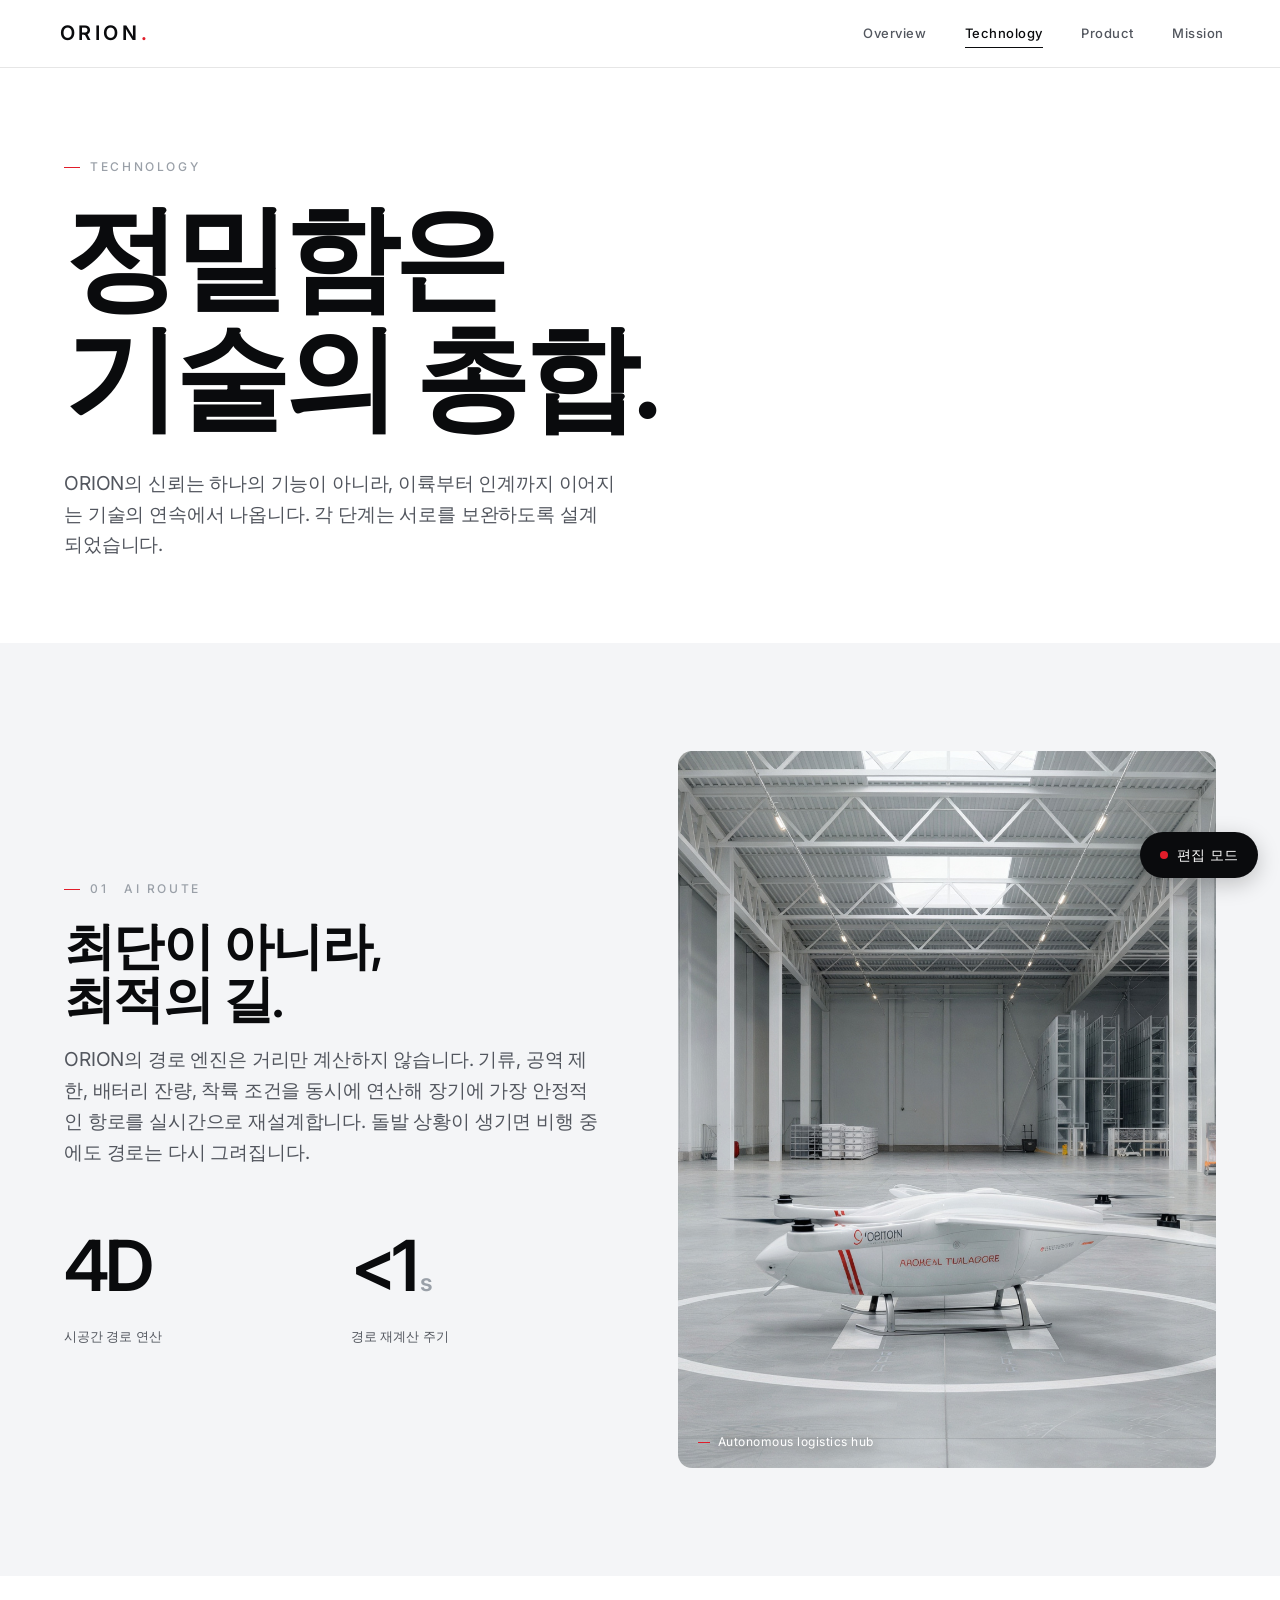
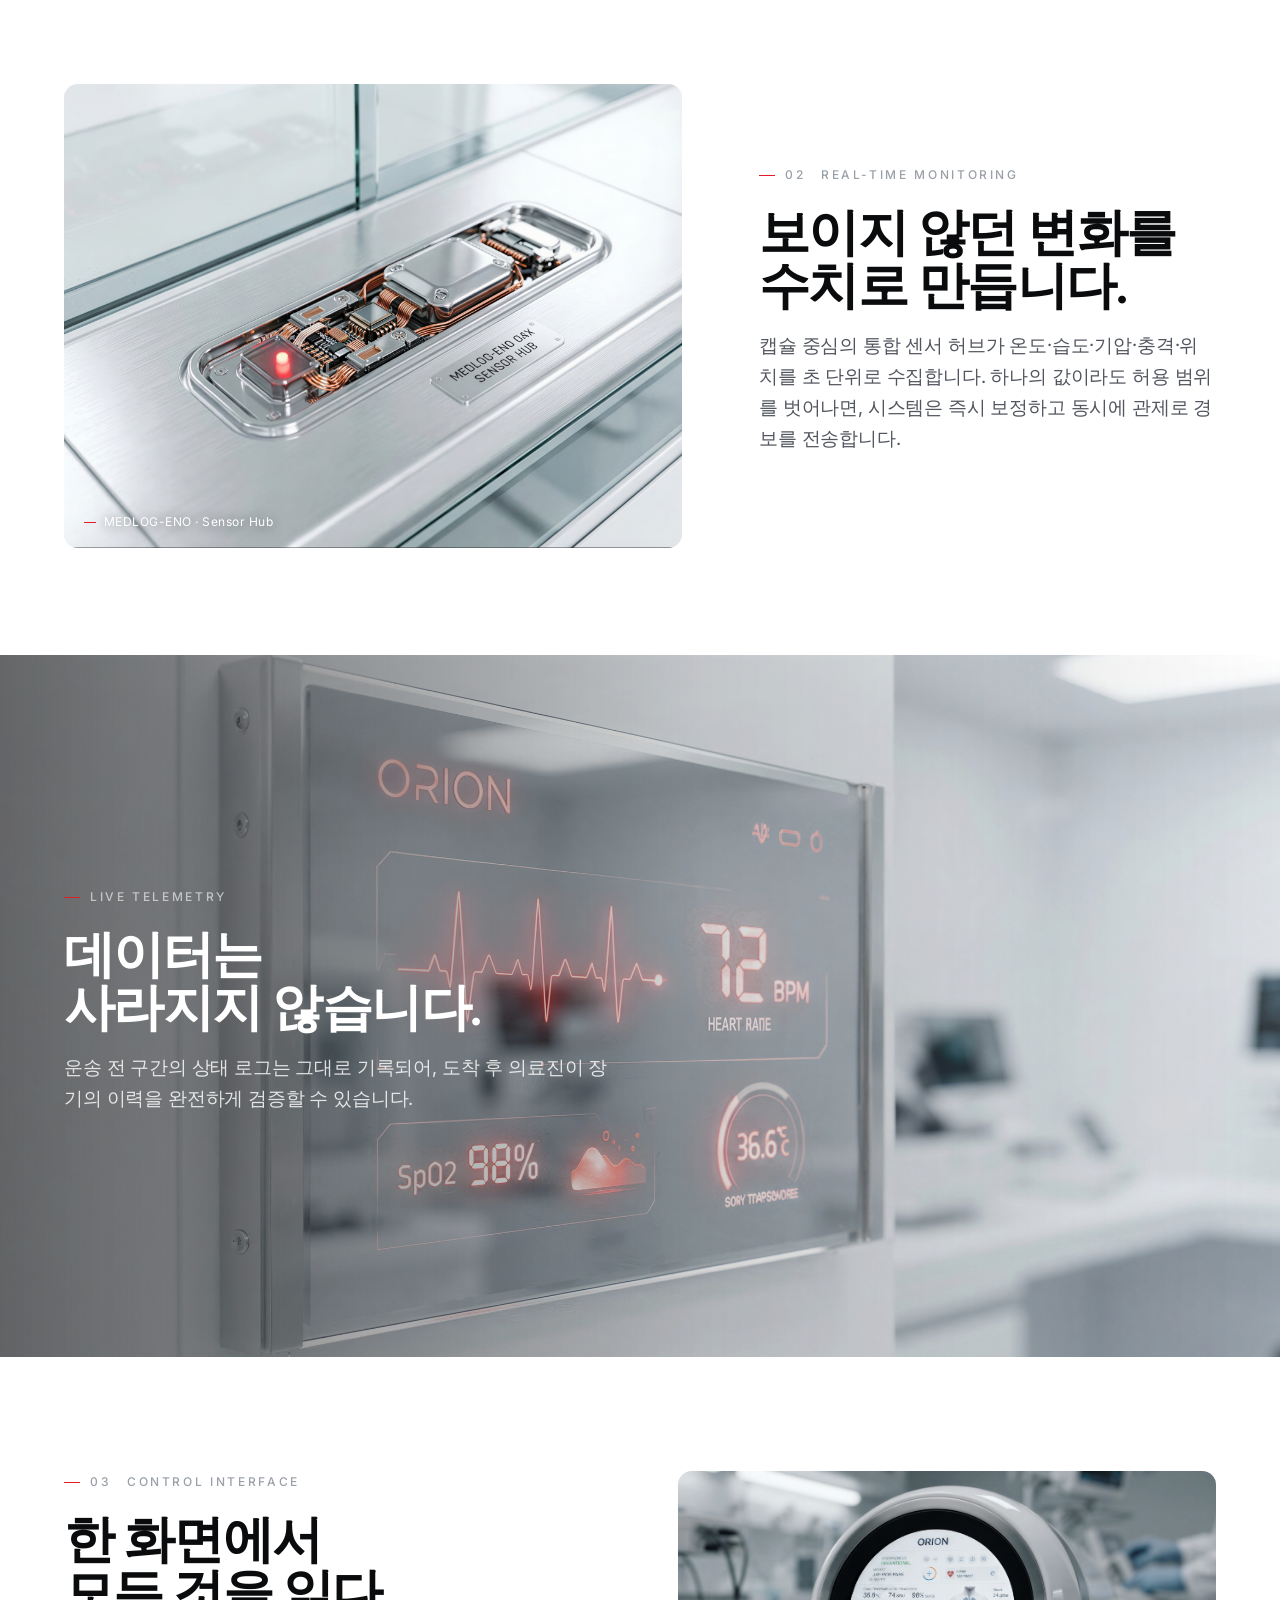
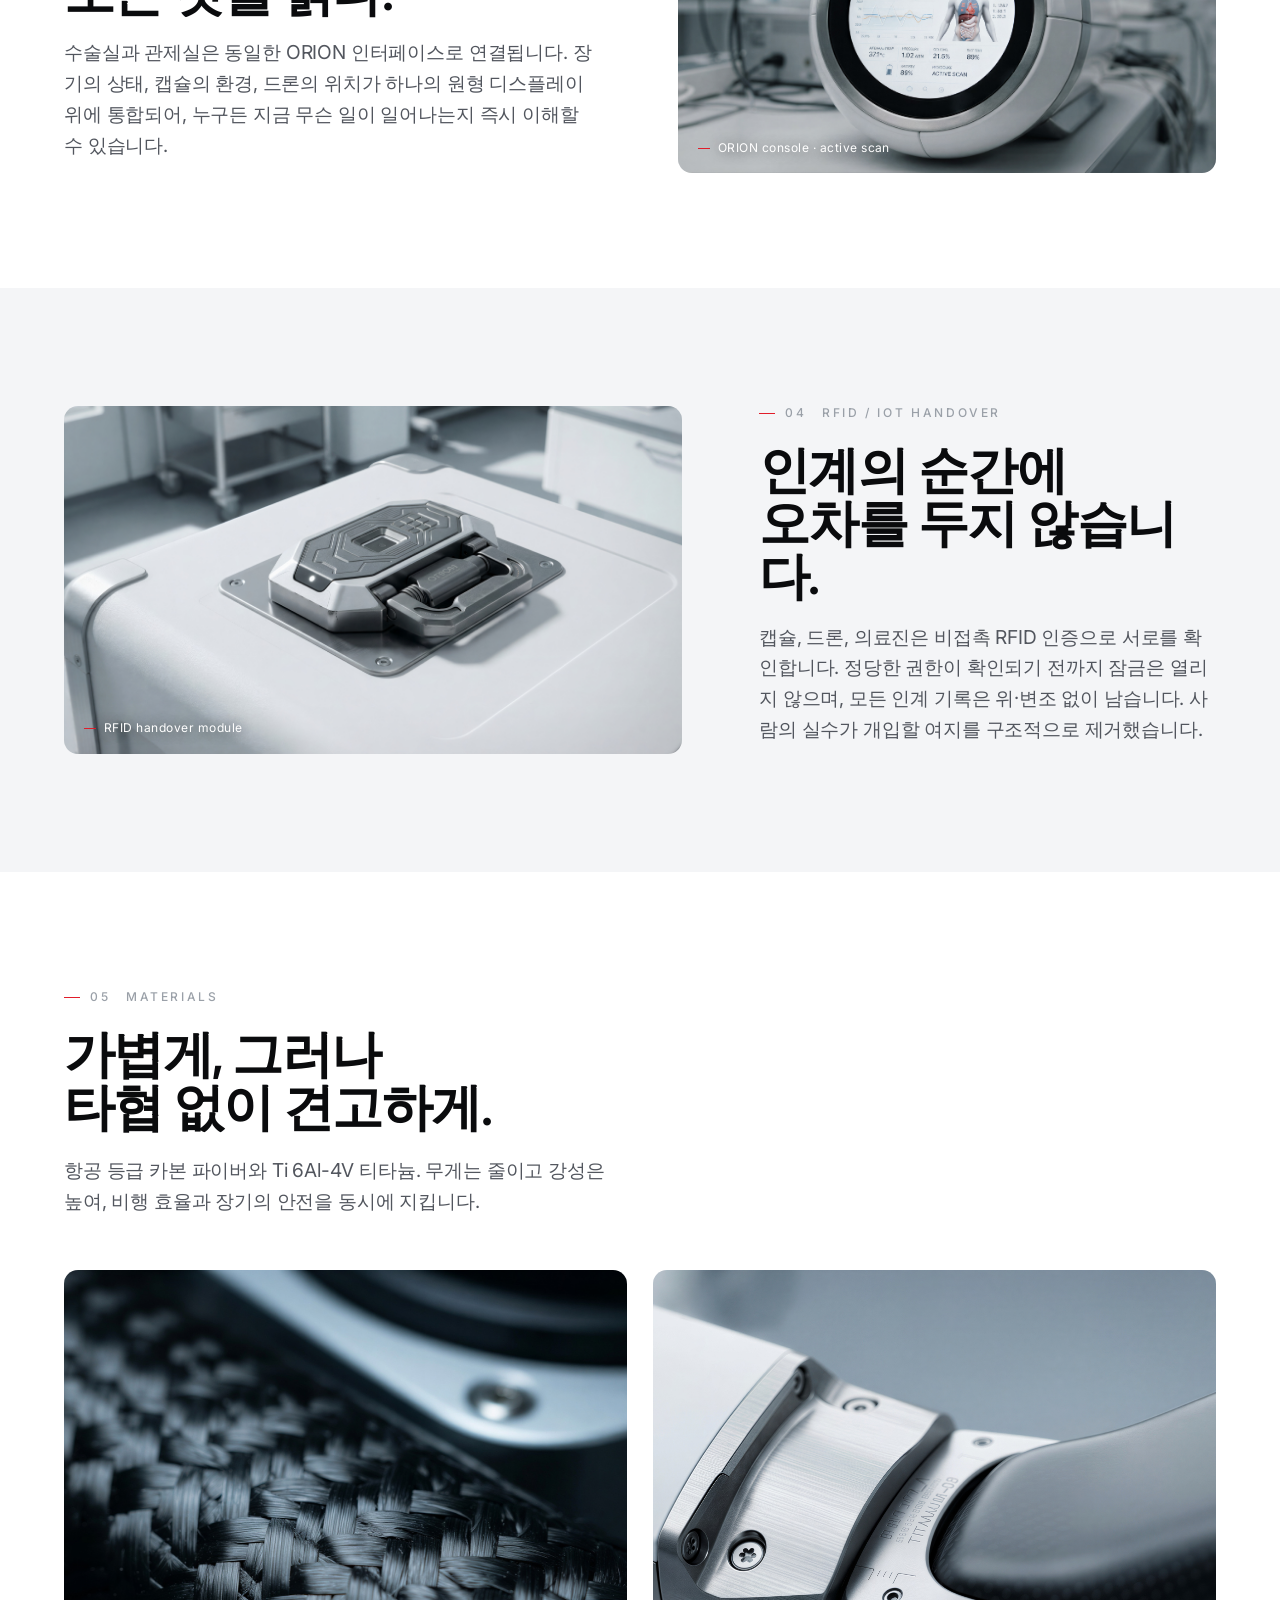
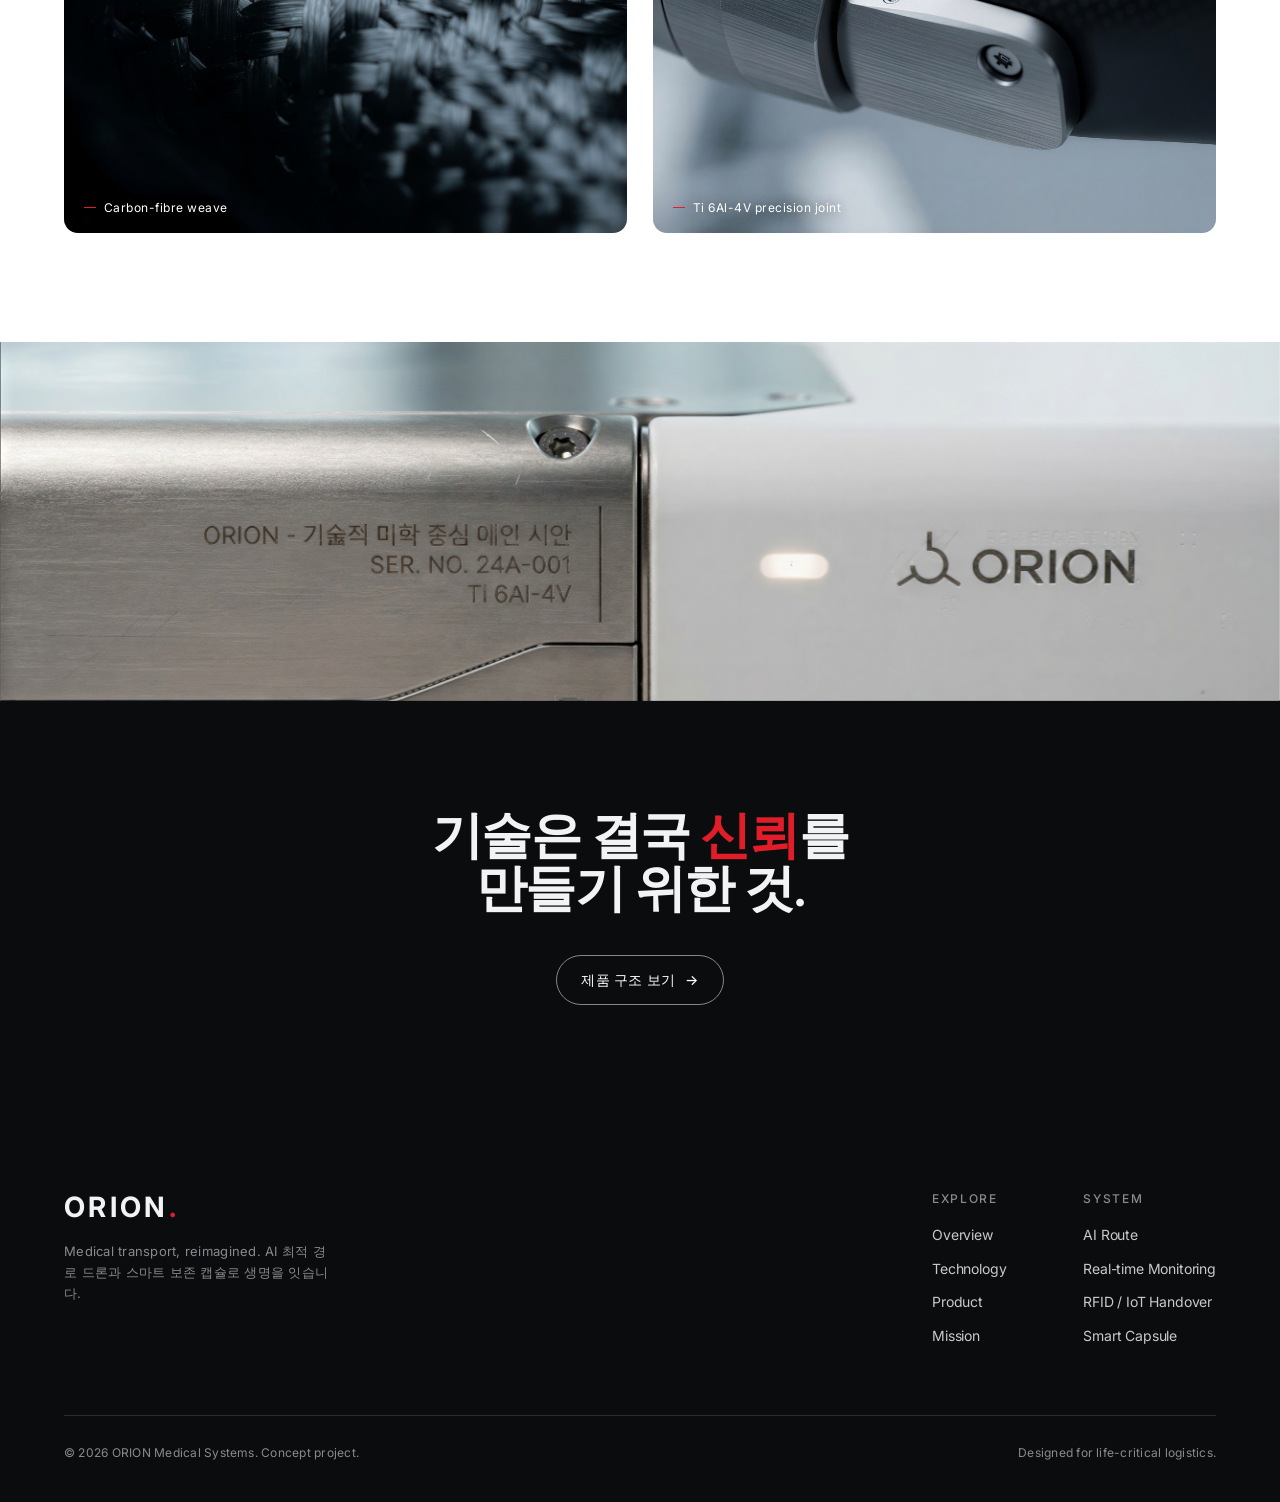
<file: technology.html>
<!DOCTYPE html>
<html lang="ko">
<head>
  <meta charset="UTF-8" />
  <meta name="viewport" content="width=device-width, initial-scale=1.0" />
  <title>Technology — ORION</title>
  <meta name="description" content="ORION의 핵심 기술 — AI 경로 탐색, MEDLOG 센서 허브, 실시간 모니터링, RFID/IoT 인계, 항공 등급 소재." />
  <link rel="preconnect" href="https://fonts.googleapis.com" />
  <link rel="preconnect" href="https://fonts.gstatic.com" crossorigin />
  <link href="https://fonts.googleapis.com/css2?family=Inter:wght@400;500;600&display=swap" rel="stylesheet" />
  <link rel="stylesheet" href="style.css" />
  <link rel="stylesheet" href="edit.css" />
</head>
<body>

  <!-- ============================ HEADER ============================ -->
  <header class="site-header is-solid">
    <div class="container">
      <a href="index.html" class="brand">ORION<span class="dot">.</span></a>
      <nav class="nav" aria-label="Primary">
        <a href="index.html">Overview</a>
        <a href="technology.html" class="active">Technology</a>
        <a href="product.html">Product</a>
        <a href="mission.html">Mission</a>
      </nav>
      <button class="nav-toggle" aria-label="Menu" aria-expanded="false">
        <span></span><span></span>
      </button>
    </div>
  </header>

  <main>

    <!-- ========================== PAGE HERO ========================= -->
    <section class="page-hero">
      <div class="container">
        <p class="eyebrow" data-reveal>Technology</p>
        <h1 class="display" data-reveal>정밀함은<br>기술의 총합.</h1>
        <p class="lead" data-reveal style="margin-top:32px;">
          ORION의 신뢰는 하나의 기능이 아니라, 이륙부터 인계까지 이어지는
          기술의 연속에서 나옵니다. 각 단계는 서로를 보완하도록 설계되었습니다.
        </p>
      </div>
    </section>

    <!-- ========================== AI ROUTE ==========================
         Concept-led block; hangar image grounds it in the real world. -->
    <section class="section section--soft">
      <div class="container">
        <div class="split">
          <div data-reveal>
            <p class="eyebrow"><span>01</span> &nbsp;AI Route</p>
            <h2 class="h-lg">최단이 아니라,<br>최적의 길.</h2>
            <p class="lead">
              ORION의 경로 엔진은 거리만 계산하지 않습니다. 기류, 공역 제한,
              배터리 잔량, 착륙 조건을 동시에 연산해 장기에 가장 안정적인 항로를 실시간으로 재설계합니다.
              돌발 상황이 생기면 비행 중에도 경로는 다시 그려집니다.
            </p>
            <div class="stat-row" style="grid-template-columns:1fr 1fr; gap:36px; margin-top:44px;">
              <div><div class="stat__val">4D</div><div class="stat__key">시공간 경로 연산</div></div>
              <div><div class="stat__val">&lt;1<span class="u">s</span></div><div class="stat__key">경로 재계산 주기</div></div>
            </div>
          </div>
          <div class="figure figure--hover ratio-3-4" data-ph="AI ROUTE" data-reveal>
            <img src="images/hangar.jpg" alt="자동화 물류 허브의 착륙 마커 위에 대기 중인 ORION 드론" />
            <span class="figure__cap"><span class="tick"></span> Autonomous logistics hub</span>
          </div>
        </div>
      </div>
    </section>

    <!-- ======================= SENSOR HUB / MONITORING ==============
         Macro of the sensor board — the heart of monitoring. -->
    <section class="section">
      <div class="container">
        <div class="split split--wide-media">
          <div class="figure figure--hover ratio-4-3" data-ph="SENSOR HUB" data-reveal>
            <img src="images/sensor.jpg" alt="MEDLOG 센서 허브 근접 — 온도·습도·충격 센서와 상태 LED" />
            <span class="figure__cap"><span class="tick"></span> MEDLOG-ENO · Sensor Hub</span>
          </div>
          <div data-reveal>
            <p class="eyebrow"><span>02</span> &nbsp;Real-time Monitoring</p>
            <h2 class="h-lg">보이지 않던 변화를<br>수치로 만듭니다.</h2>
            <p class="lead">
              캡슐 중심의 통합 센서 허브가 온도·습도·기압·충격·위치를 초 단위로 수집합니다.
              하나의 값이라도 허용 범위를 벗어나면, 시스템은 즉시 보정하고 동시에 관제로 경보를 전송합니다.
            </p>
          </div>
        </div>
      </div>
    </section>

    <!-- ====================== HUD MONITORING BAND ===================
         Full-bleed glass HUD readout. -->
    <section class="media-band telemetry-band">
      <div class="media-band__bg">
        <img src="images/hud.jpg" alt="ORION 글래스 HUD — 실시간 생체·환경 데이터" />
      </div>
      <div class="container">
        <div class="media-band__content" data-reveal>
          <p class="eyebrow" style="color:rgba(255,255,255,.6)">Live Telemetry</p>
          <h2 class="h-lg">데이터는<br>사라지지 않습니다.</h2>
          <p class="lead" style="color:rgba(255,255,255,.82)">
            운송 전 구간의 상태 로그는 그대로 기록되어, 도착 후 의료진이
            장기의 이력을 완전하게 검증할 수 있습니다.
          </p>
        </div>
      </div>
    </section>

    <!-- ===================== ORION MONITOR DEVICE ===================
         Round OR-side monitor. -->
    <section class="section">
      <div class="container">
        <div class="split">
          <div data-reveal>
            <p class="eyebrow"><span>03</span> &nbsp;Control Interface</p>
            <h2 class="h-lg">한 화면에서<br>모든 것을 읽다.</h2>
            <p class="lead">
              수술실과 관제실은 동일한 ORION 인터페이스로 연결됩니다.
              장기의 상태, 캡슐의 환경, 드론의 위치가 하나의 원형 디스플레이 위에 통합되어,
              누구든 지금 무슨 일이 일어나는지 즉시 이해할 수 있습니다.
            </p>
          </div>
          <div class="figure figure--hover ratio-16-9" data-ph="INTERFACE" data-reveal>
            <img src="images/monitor.jpg" alt="수술실 옆에 놓인 ORION 원형 모니터링 디바이스" />
            <span class="figure__cap"><span class="tick"></span> ORION console · active scan</span>
          </div>
        </div>
      </div>
    </section>

    <!-- ========================= RFID HANDOVER ======================
         Lock module macro. -->
    <section class="section section--soft">
      <div class="container">
        <div class="split split--wide-media">
          <div class="figure figure--hover ratio-16-9" data-ph="RFID LOCK" data-reveal>
            <img src="images/rfid.jpg" alt="캡슐 상단의 RFID/IoT 인증 잠금 모듈" />
            <span class="figure__cap"><span class="tick"></span> RFID handover module</span>
          </div>
          <div data-reveal>
            <p class="eyebrow"><span>04</span> &nbsp;RFID / IoT Handover</p>
            <h2 class="h-lg">인계의 순간에<br>오차를 두지 않습니다.</h2>
            <p class="lead">
              캡슐, 드론, 의료진은 비접촉 RFID 인증으로 서로를 확인합니다.
              정당한 권한이 확인되기 전까지 잠금은 열리지 않으며, 모든 인계 기록은 위·변조 없이 남습니다.
              사람의 실수가 개입할 여지를 구조적으로 제거했습니다.
            </p>
          </div>
        </div>
      </div>
    </section>

    <!-- ========================= MATERIALS ==========================
         Carbon fibre + titanium macros. -->
    <section class="section">
      <div class="container">
        <div class="head-block" data-reveal>
          <p class="eyebrow"><span>05</span> &nbsp;Materials</p>
          <h2 class="h-lg">가볍게, 그러나<br>타협 없이 견고하게.</h2>
          <p class="lead">항공 등급 카본 파이버와 Ti 6Al-4V 티타늄. 무게는 줄이고 강성은 높여,
            비행 효율과 장기의 안전을 동시에 지킵니다.</p>
        </div>
        <div class="gallery-2">
          <div class="figure figure--hover ratio-1-1" data-ph="CARBON FIBRE" data-reveal>
            <img src="images/carbon.jpg" alt="드론 구조에 사용된 카본 파이버 위브 근접 촬영" />
            <span class="figure__cap"><span class="tick"></span> Carbon-fibre weave</span>
          </div>
          <div class="figure figure--hover ratio-1-1" data-ph="TITANIUM JOINT" data-reveal>
            <img src="images/joint.jpg" alt="티타늄 소재의 정밀 폴딩 조인트 근접 촬영" />
            <span class="figure__cap"><span class="tick"></span> Ti 6Al-4V precision joint</span>
          </div>
        </div>
      </div>
    </section>

    <!-- ===================== ETCHED SERIAL BAND =====================
         Thin full-width detail strip. -->
    <section class="band-strip" data-reveal>
      <img src="images/serial.jpg" alt="ORION 티타늄 바디에 레이저로 각인된 시리얼 넘버 24A-001" />
    </section>

    <!-- ========================= CTA (dark) ========================= -->
    <section class="section section--ink">
      <div class="container">
        <h2 class="h-lg statement" data-reveal>
          기술은 결국 <span class="accent">신뢰</span>를<br>만들기 위한 것.
        </h2>
        <div class="btn-row" style="justify-content:center; margin-top:40px;" data-reveal>
          <a href="product.html" class="btn btn--light">제품 구조 보기 <span class="arrow">→</span></a>
        </div>
      </div>
    </section>

  </main>

  <!-- ============================ FOOTER ============================ -->
  <footer class="site-footer">
    <div class="container">
      <div class="footer-top">
        <div class="footer-brand">
          ORION<span class="dot">.</span>
          <small>Medical transport, reimagined. AI 최적 경로 드론과 스마트 보존 캡슐로 생명을 잇습니다.</small>
        </div>
        <div class="footer-nav">
          <div class="footer-col">
            <h4>Explore</h4>
            <a href="index.html">Overview</a>
            <a href="technology.html">Technology</a>
            <a href="product.html">Product</a>
            <a href="mission.html">Mission</a>
          </div>
          <div class="footer-col">
            <h4>System</h4>
            <a href="technology.html">AI Route</a>
            <a href="technology.html">Real-time Monitoring</a>
            <a href="technology.html">RFID / IoT Handover</a>
            <a href="product.html">Smart Capsule</a>
          </div>
        </div>
      </div>
      <div class="footer-bottom">
        <span>© <span data-year>2026</span> ORION Medical Systems. Concept project.</span>
        <span>Designed for life-critical logistics.</span>
      </div>
    </div>
  </footer>

  <script src="script.js"></script>
  <script src="edit.js"></script>
</body>
</html>
</file>
<file: style.css>
/* =====================================================================
   ORION — Medical Transport System
   style.css  ·  shared stylesheet for all pages
   --------------------------------------------------------------------
   TABLE OF CONTENTS
   01. Design tokens (CSS variables)   — colours / type / spacing
   02. Base & reset
   03. Typography helpers
   04. Layout primitives (container, grid, section)
   05. Header / navigation
   06. Buttons & links
   07. Hero
   08. Reveal-on-scroll animation states
   09. Content blocks (statement, split, media, cards, specs …)
   10. Footer
   11. Responsive (tablet / mobile)
   ===================================================================== */


/* ============================ 01. TOKENS ============================ */
:root {
  /* — Colour ----------------------------------------------------- */
  --bg:          #ffffff;   /* page background            */
  --bg-soft:     #f4f5f7;   /* alternating soft section   */
  --bg-ink:      #0b0c0e;   /* dark / near-black section  */
  --ink:         #0a0b0d;   /* primary text               */
  --ink-2:       #52565e;   /* secondary text             */
  --ink-3:       #9aa0a8;   /* tertiary / captions        */
  --line:        rgba(10,11,13,.10);   /* hairline borders */
  --line-soft:   rgba(10,11,13,.06);
  --accent:      #e11d2a;   /* MEDICAL RED — use sparingly */
  --on-dark:     #f2f3f5;   /* text on dark background     */
  --on-dark-2:   rgba(242,243,245,.55);
  --line-dark:   rgba(255,255,255,.14);

  /* — Type ------------------------------------------------------- */
  --sans: "Inter", -apple-system, BlinkMacSystemFont, "Apple SD Gothic Neo",
          "Malgun Gothic", "Segoe UI", Roboto, sans-serif;

  /* — Spacing / rhythm ------------------------------------------ */
  --pad-x:       clamp(20px, 5vw, 80px);   /* page side padding    */
  --section-y:   clamp(80px, 12vh, 180px); /* vertical section gap */
  --maxw:        1440px;

  /* — Motion ----------------------------------------------------- */
  --ease:        cubic-bezier(.22, .61, .36, 1);
  --dur:         .9s;
}


/* ============================ 02. BASE ============================= */
*, *::before, *::after { box-sizing: border-box; }

html { -webkit-text-size-adjust: 100%; scroll-behavior: smooth; }

body {
  margin: 0;
  font-family: var(--sans);
  background: var(--bg);
  color: var(--ink);
  line-height: 1.55;
  font-weight: 400;
  letter-spacing: -0.01em;
  -webkit-font-smoothing: antialiased;
  text-rendering: optimizeLegibility;
  overflow-x: hidden;
}

img { display: block; max-width: 100%; height: auto; }

a { color: inherit; text-decoration: none; }

::selection { background: var(--accent); color: #fff; }


/* ========================= 03. TYPOGRAPHY ========================= */
h1, h2, h3, h4 { margin: 0; font-weight: 600; letter-spacing: -0.03em; line-height: 1.04; }

/* small uppercase label used above headings */
.eyebrow {
  font-size: 12px;
  font-weight: 500;
  letter-spacing: .22em;
  text-transform: uppercase;
  color: var(--ink-3);
  margin: 0 0 20px;
  display: inline-flex;
  align-items: center;
  gap: 10px;
}
.eyebrow::before {         /* tiny red medical tick */
  content: "";
  width: 16px; height: 1px;
  background: var(--accent);
}

.display  { font-size: clamp(44px, 9vw, 132px); letter-spacing: -0.045em; }
.h-xl     { font-size: clamp(34px, 5.5vw, 76px); }
.h-lg     { font-size: clamp(28px, 4vw, 52px); }
.h-md     { font-size: clamp(22px, 2.6vw, 34px); }

.lead {
  font-size: clamp(17px, 1.5vw, 21px);
  line-height: 1.6;
  color: var(--ink-2);
  max-width: 46ch;
  font-weight: 400;
}
.muted { color: var(--ink-2); }
.accent { color: var(--accent); }


/* ====================== 04. LAYOUT PRIMITIVES ==================== */
.container {
  width: 100%;
  max-width: var(--maxw);
  margin: 0 auto;
  padding: 0 var(--pad-x);
}

.section { padding: var(--section-y) 0; }
.section--tight { padding: clamp(56px, 8vh, 110px) 0; }

.section--soft { background: var(--bg-soft); }
.section--ink  { background: var(--bg-ink); color: var(--on-dark); }
.section--ink .lead { color: var(--on-dark-2); }
.section--ink .eyebrow { color: var(--on-dark-2); }

/* generic 2-column split */
.split {
  display: grid;
  grid-template-columns: 1fr 1fr;
  gap: clamp(32px, 6vw, 100px);
  align-items: center;
}
.split--wide-media { grid-template-columns: 1.15fr .85fr; }


/* =========================== 05. HEADER ========================== */
.site-header {
  position: fixed;
  inset: 0 0 auto 0;
  z-index: 100;
  height: 68px;
  display: flex;
  align-items: center;
  transition: background .4s var(--ease), border-color .4s var(--ease);
  border-bottom: 1px solid transparent;
}
.site-header .container {
  display: flex;
  align-items: center;
  justify-content: space-between;
}

/* solid state after scrolling / on inner pages */
.site-header.is-scrolled,
.site-header.is-solid {
  background: rgba(255,255,255,.72);
  backdrop-filter: saturate(180%) blur(18px);
  -webkit-backdrop-filter: saturate(180%) blur(18px);
  border-bottom: 1px solid var(--line);
}

.brand {
  font-size: 20px;
  font-weight: 600;
  letter-spacing: .18em;
  padding-left: .18em;   /* optical balance for tracking */
}
.brand .dot { color: var(--accent); }

/* nav ---------------------------------------------------------- */
.nav { display: flex; align-items: center; gap: clamp(20px, 3vw, 42px); }
.nav a {
  font-size: 13px;
  font-weight: 500;
  letter-spacing: .04em;
  color: var(--ink-2);
  position: relative;
  padding: 4px 0;
  transition: color .25s var(--ease);
}
.nav a::after {
  content: "";
  position: absolute;
  left: 0; bottom: 0;
  width: 100%; height: 1px;
  background: var(--ink);
  transform: scaleX(0);
  transform-origin: left;
  transition: transform .35s var(--ease);
}
.nav a:hover { color: var(--ink); }
.nav a:hover::after,
.nav a.active::after { transform: scaleX(1); }
.nav a.active { color: var(--ink); }

/* hero over dark image → header starts light */
.site-header.on-media:not(.is-scrolled) { color: #fff; }
.site-header.on-media:not(.is-scrolled) .nav a { color: rgba(255,255,255,.78); }
.site-header.on-media:not(.is-scrolled) .nav a:hover { color: #fff; }
.site-header.on-media:not(.is-scrolled) .nav a::after { background: #fff; }
.site-header.on-media:not(.is-scrolled) .nav-toggle span { background: #fff; }

/* mobile menu button */
.nav-toggle {
  display: none;
  width: 30px; height: 30px;
  background: none; border: 0; padding: 0; cursor: pointer;
  position: relative;
}
.nav-toggle span {
  position: absolute; left: 3px; right: 3px; height: 1.5px;
  background: var(--ink);
  transition: transform .35s var(--ease), opacity .2s var(--ease);
}
.nav-toggle span:nth-child(1) { top: 10px; }
.nav-toggle span:nth-child(2) { top: 18px; }
.nav-toggle.is-open span:nth-child(1) { transform: translateY(4px) rotate(45deg); }
.nav-toggle.is-open span:nth-child(2) { transform: translateY(-4px) rotate(-45deg); }


/* ======================= 06. BUTTONS / LINKS ==================== */
.btn-row { display: flex; flex-wrap: wrap; gap: 14px; margin-top: 36px; }

.btn {
  display: inline-flex;
  align-items: center;
  gap: 10px;
  font-size: 14px;
  font-weight: 500;
  letter-spacing: .02em;
  padding: 13px 24px;
  border-radius: 100px;
  border: 1px solid var(--ink);
  color: var(--ink);
  background: transparent;
  cursor: pointer;
  transition: background .3s var(--ease), color .3s var(--ease), transform .3s var(--ease);
}
.btn:hover { background: var(--ink); color: #fff; }
.btn--solid { background: var(--ink); color: #fff; }
.btn--solid:hover { background: var(--accent); border-color: var(--accent); }
.btn--light { border-color: rgba(255,255,255,.5); color: #fff; }
.btn--light:hover { background: #fff; color: var(--ink); border-color:#fff; }
.btn .arrow { transition: transform .3s var(--ease); }
.btn:hover .arrow { transform: translateX(4px); }

/* subtle inline text link with arrow */
.link-arrow {
  display: inline-flex; align-items: center; gap: 8px;
  font-size: 15px; font-weight: 500;
  border-bottom: 1px solid var(--line);
  padding-bottom: 3px;
  transition: gap .3s var(--ease), border-color .3s var(--ease);
}
.link-arrow:hover { gap: 14px; border-color: var(--ink); }
.section--ink .link-arrow { border-color: var(--line-dark); }
.section--ink .link-arrow:hover { border-color: #fff; }


/* ============================ 07. HERO ========================== */
.hero {
  position: relative;
  min-height: 100svh;
  display: flex;
  align-items: flex-end;
  overflow: hidden;
  background: var(--bg-soft);
}
.hero__media {
  position: absolute;
  inset: 0;
  z-index: 0;
  overflow: hidden;
}
.hero__media img {
  width: 100%; height: 100%;
  object-fit: cover;
  will-change: transform, opacity;   /* JS parallax target */
}
/* legibility veil for text over image */
.hero__media::after {
  content: "";
  position: absolute; inset: 0;
  background: linear-gradient(180deg, rgba(0,0,0,.20) 0%, rgba(0,0,0,0) 32%, rgba(0,0,0,.04) 70%, rgba(0,0,0,.22) 100%);
}
.hero--light .hero__media::after { display: none; }

.hero__inner {
  position: relative;
  z-index: 2;
  width: 100%;
  padding-bottom: clamp(48px, 9vh, 120px);
  padding-top: 120px;
}
.hero__title { color: #fff; }
.hero--light .hero__title { color: var(--ink); }
.hero__title small {
  display: block;
  font-size: clamp(14px, 1.4vw, 18px);
  font-weight: 500;
  letter-spacing: .04em;
  opacity: .9;
  margin-top: 26px;
  max-width: 42ch;
  line-height: 1.6;
}

/* scroll cue */
.scroll-cue {
  position: absolute;
  left: var(--pad-x); bottom: 26px;
  z-index: 3;
  display: flex; align-items: center; gap: 12px;
  font-size: 11px; letter-spacing: .2em; text-transform: uppercase;
  color: rgba(255,255,255,.7);
}
.hero--light .scroll-cue { color: var(--ink-3); }
.scroll-cue .bar {
  width: 1px; height: 40px;
  background: currentColor;
  transform-origin: top;
  animation: cue 2.4s var(--ease) infinite;
}
@keyframes cue {
  0%   { transform: scaleY(.2); opacity: .3; }
  40%  { transform: scaleY(1);  opacity: 1;  }
  100% { transform: scaleY(.2); opacity: .3; transform-origin: bottom; }
}

/* small page hero (inner pages) */
.page-hero {
  padding-top: 150px;
  padding-bottom: clamp(40px, 7vh, 90px);
}
.page-hero .display { max-width: 16ch; }


/* ================= 08. REVEAL-ON-SCROLL STATES ================== */
[data-reveal] {
  opacity: 0;
  transform: translateY(28px);
  transition: opacity var(--dur) var(--ease), transform var(--dur) var(--ease);
  will-change: opacity, transform;
}
[data-reveal].is-in { opacity: 1; transform: none; }
/* stagger children */
[data-reveal-stagger] > * {
  opacity: 0;
  transform: translateY(26px);
  transition: opacity var(--dur) var(--ease), transform var(--dur) var(--ease);
}
[data-reveal-stagger].is-in > * { opacity: 1; transform: none; }


/* ===================== 09. CONTENT BLOCKS ======================= */

/* — big centred statement — */
.statement { text-align: center; max-width: 24ch; margin: 0 auto; }
.statement.wide { max-width: 30ch; }

/* — media figure (image with graceful placeholder) — */
.figure {
  position: relative;
  overflow: hidden;
  border-radius: 14px;
  background: var(--bg-soft);
}
/* placeholder shown behind image — visible only if the image fails/omitted */
.figure::before {
  content: attr(data-ph);
  position: absolute; inset: 0;
  display: flex; align-items: center; justify-content: center;
  font-size: 12px; letter-spacing: .12em; text-transform: uppercase;
  color: var(--ink-3);
  background: repeating-linear-gradient(45deg,#eef0f2 0 12px,#e9ebee 12px 24px);
  z-index: 0;
}
.figure img { position: relative; z-index: 1; width: 100%; height: 100%; object-fit: cover; }

/* hover-zoom detail cut */
.figure--hover img { transition: transform 1.1s var(--ease), filter .6s var(--ease); }
.figure--hover:hover img { transform: scale(1.045); filter: brightness(1.06); }

.figure__cap {
  position: absolute;
  left: 20px; bottom: 16px;
  z-index: 2;
  font-size: 12px; letter-spacing: .04em;
  color: #fff;
  text-shadow: 0 1px 12px rgba(0,0,0,.5);
  display: flex; align-items: center; gap: 8px;
}
.figure__cap .tick { width: 12px; height: 1px; background: var(--accent); }
.figure__cap.on-light { color: var(--ink-2); text-shadow: none; }

.ratio-16-9 { aspect-ratio: 16 / 9; }
.ratio-4-3  { aspect-ratio: 4 / 3; }
.ratio-1-1  { aspect-ratio: 1 / 1; }
.ratio-3-4  { aspect-ratio: 3 / 4; }
.ratio-21-9 { aspect-ratio: 21 / 9; }
.figure--contain img { object-fit: contain; }
.figure--contain { background: var(--bg-soft); }

/* — full-bleed media band — */
.media-band {
  position: relative;
  min-height: 78vh;
  display: flex;
  align-items: center;
  overflow: hidden;
  color: #fff;
}
.media-band__bg { position: absolute; inset: 0; z-index: 0; }
.media-band__bg img { width: 100%; height: 100%; object-fit: cover; will-change: transform; }
.media-band__bg::after {
  content: ""; position: absolute; inset: 0;
  background: linear-gradient(90deg, rgba(0,0,0,.55) 0%, rgba(0,0,0,.15) 55%, rgba(0,0,0,0) 100%);
}
.media-band__content { position: relative; z-index: 2; max-width: 40ch; }
.media-band--center .media-band__content { max-width: 30ch; text-align: center; margin: 0 auto; }
.media-band--center .media-band__bg::after {
  background: linear-gradient(180deg, rgba(0,0,0,.45), rgba(0,0,0,.3));
}

/* — feature cards (core capabilities) — */
.features {
  display: grid;
  grid-template-columns: repeat(3, 1fr);
  border-top: 1px solid var(--line);
  border-left: 1px solid var(--line);
}
.feature {
  padding: clamp(28px, 3vw, 46px) clamp(24px, 2.4vw, 40px);
  border-right: 1px solid var(--line);
  border-bottom: 1px solid var(--line);
  min-height: 260px;
  display: flex;
  flex-direction: column;
  transition: background .4s var(--ease);
}
.feature:hover { background: var(--bg-soft); }
.feature__no { font-size: 12px; letter-spacing: .1em; color: var(--ink-3); margin-bottom: auto; }
.feature__no .accent { color: var(--accent); }
.feature h3 { font-size: 21px; margin: 60px 0 12px; letter-spacing: -0.02em; }
.feature p  { font-size: 14.5px; color: var(--ink-2); margin: 0; line-height: 1.6; }
.feature .kr { font-size: 13px; color: var(--ink-3); margin-top: 8px; }

/* — spec grid — */
.specs {
  display: grid;
  grid-template-columns: repeat(4, 1fr);
  gap: 1px;
  background: var(--line);
  border: 1px solid var(--line);
}
.spec { background: var(--bg); padding: 30px clamp(18px,2vw,28px); }
.section--ink .specs { background: var(--line-dark); border-color: var(--line-dark); }
.section--ink .spec  { background: var(--bg-ink); }
.spec__val { font-size: clamp(30px, 3.4vw, 46px); font-weight: 600; letter-spacing: -0.04em; }
.spec__val .u { font-size: .42em; font-weight: 500; color: var(--ink-3); margin-left: 4px; }
.spec__key { font-size: 12px; letter-spacing: .06em; color: var(--ink-3); margin-top: 10px; text-transform: uppercase; }

/* — data / stat row — */
.stat-row { display: grid; grid-template-columns: repeat(3,1fr); gap: clamp(24px,4vw,60px); }
.stat__val { font-size: clamp(40px,5.5vw,74px); font-weight: 600; letter-spacing: -0.05em; }
.stat__val .u { font-size: .34em; color: var(--ink-3); margin-left: 4px; letter-spacing: 0; }
.stat__key { font-size: 13px; color: var(--ink-2); margin-top: 6px; }
.section--ink .stat__key { color: var(--on-dark-2); }

/* — numbered process steps (mission) — */
.steps { display: grid; gap: 1px; background: var(--line); border-block: 1px solid var(--line); }
.step {
  background: var(--bg);
  display: grid;
  grid-template-columns: 90px 1fr 1.1fr;
  gap: clamp(20px,4vw,60px);
  align-items: center;
  padding: clamp(28px,4vw,54px) 0;
}
.step__no { font-size: 13px; letter-spacing: .1em; color: var(--ink-3); }
.step__no b { color: var(--accent); font-weight: 600; }
.step__body h3 { font-size: clamp(22px,2.6vw,32px); margin-bottom: 12px; }
.step__body p  { color: var(--ink-2); margin: 0; max-width: 44ch; }
.step .figure { width: 100%; }

/* two-up / three-up gallery */
.gallery-2 { display: grid; grid-template-columns: 1fr 1fr; gap: clamp(16px,2vw,28px); }
.gallery-3 { display: grid; grid-template-columns: repeat(3,1fr); gap: clamp(16px,2vw,28px); }

/* section heading block */
.head-block { max-width: 62ch; margin-bottom: clamp(40px,6vh,80px); }
.head-block .lead { margin-top: 22px; }

/* directory links (dark index footer nav to sub-pages) */
.dir-links { display: grid; grid-template-columns: repeat(3,1fr); border-top: 1px solid var(--line-dark); }
.dir-link {
  padding: clamp(28px,3vw,44px) clamp(0px,1vw,20px) clamp(28px,3vw,44px) 0;
  border-bottom: 1px solid var(--line-dark);
  display: flex; flex-direction: column; gap: 10px;
  transition: padding-left .4s var(--ease);
}
.dir-link:hover { padding-left: 14px; }
.dir-link .n { font-size: 12px; letter-spacing: .1em; color: var(--on-dark-2); }
.dir-link .t { font-size: clamp(22px,2.4vw,30px); font-weight: 600; letter-spacing: -0.02em; display:flex; justify-content:space-between; align-items:center; gap:16px; }
.dir-link .t .arrow { transition: transform .4s var(--ease); color: var(--on-dark-2); }
.dir-link:hover .t .arrow { transform: translateX(8px); color:#fff; }
.dir-link p { margin: 4px 0 0; font-size: 14px; color: var(--on-dark-2); }


/* =========================== 10. FOOTER ========================= */
.site-footer {
  background: var(--bg-ink);
  color: var(--on-dark);
  padding: clamp(60px,9vh,110px) 0 40px;
}
.footer-top {
  display: flex;
  justify-content: space-between;
  gap: 40px;
  flex-wrap: wrap;
  padding-bottom: 56px;
  border-bottom: 1px solid var(--line-dark);
}
.footer-brand { font-size: clamp(40px,7vw,96px); font-weight: 600; letter-spacing: -0.04em; line-height: 1; }
.footer-brand .dot { color: var(--accent); }
.footer-brand small { display:block; font-size: 13px; font-weight: 400; letter-spacing: .02em; color: var(--on-dark-2); margin-top: 20px; max-width: 34ch; line-height: 1.6; }
.footer-nav { display: flex; gap: clamp(40px,6vw,90px); flex-wrap: wrap; }
.footer-col h4 { font-size: 12px; letter-spacing: .14em; text-transform: uppercase; color: var(--on-dark-2); margin-bottom: 18px; font-weight: 500; }
.footer-col a { display: block; font-size: 14px; color: var(--on-dark); margin-bottom: 12px; opacity: .82; transition: opacity .25s; }
.footer-col a:hover { opacity: 1; }
.footer-bottom {
  display: flex; justify-content: space-between; flex-wrap: wrap; gap: 12px;
  padding-top: 28px;
  font-size: 12px; color: var(--on-dark-2); letter-spacing: .02em;
}


/* ========================= 11. RESPONSIVE ======================= */
@media (max-width: 900px) {
  .nav { position: fixed; inset: 68px 0 auto 0; flex-direction: column; align-items: flex-start;
         gap: 0; background: rgba(255,255,255,.97); backdrop-filter: blur(20px);
         padding: 8px var(--pad-x) 24px; border-bottom: 1px solid var(--line);
         transform: translateY(-120%); transition: transform .45s var(--ease); pointer-events: none; }
  .nav.is-open { transform: translateY(0); pointer-events: auto; }
  .nav a { width: 100%; padding: 16px 0; border-bottom: 1px solid var(--line-soft); font-size: 16px; color: var(--ink); }
  .nav a::after { display: none; }
  .nav-toggle { display: block; }
  .site-header.on-media:not(.is-scrolled) .nav a { color: var(--ink); }

  .split, .split--wide-media { grid-template-columns: 1fr; }
  .features { grid-template-columns: repeat(2,1fr); }
  .specs { grid-template-columns: repeat(2,1fr); }
  .stat-row { grid-template-columns: 1fr; gap: 34px; }
  .dir-links { grid-template-columns: 1fr; }
  .step { grid-template-columns: 1fr; gap: 20px; }
  .step__no { order: -1; }
  .gallery-3 { grid-template-columns: 1fr 1fr; }
}

@media (max-width: 560px) {
  .features { grid-template-columns: 1fr; }
  .specs { grid-template-columns: 1fr 1fr; }
  .gallery-3, .gallery-2 { grid-template-columns: 1fr; }
  .feature { min-height: auto; }
  .feature h3 { margin-top: 40px; }
  .footer-top { flex-direction: column; }
}

/* respect reduced-motion preference */
@media (prefers-reduced-motion: reduce) {
  *, *::before, *::after { animation-duration: .001ms !important; transition-duration: .001ms !important; }
  [data-reveal], [data-reveal-stagger] > * { opacity: 1 !important; transform: none !important; }
  html { scroll-behavior: auto; }
}
</file>
<file: edit.css>
/* =====================================================================
   ORION — Inline Edit Mode
   edit.css  ·  UI + affordances for the on-page content editor
   --------------------------------------------------------------------
   Loaded on every page alongside edit.js. When edit mode is OFF this
   only styles the small floating toggle; the rest activates under
   body.oe-editing. Colours reuse the site tokens (--accent etc.).
   ===================================================================== */

/* floating toggle button (always visible) */
.oe-fab {
  position: fixed; right: 22px; bottom: 22px; z-index: 9000;
  display: inline-flex; align-items: center; gap: 9px;
  height: 46px; padding: 0 20px;
  font: 500 14px/1 var(--sans, sans-serif); letter-spacing: .01em;
  color: #fff; background: #0a0b0d;
  border: 0; border-radius: 100px; cursor: pointer;
  box-shadow: 0 6px 22px rgba(0,0,0,.22);
  transition: transform .3s cubic-bezier(.22,.61,.36,1), background .3s;
}
.oe-fab:hover { transform: translateY(-2px); }
.oe-fab .oe-dot { width: 8px; height: 8px; border-radius: 50%; background: var(--accent, #e11d2a); }
body.oe-editing .oe-fab { background: var(--accent, #e11d2a); }

/* toolbar shown while editing */
.oe-bar {
  position: fixed; left: 50%; bottom: 22px; transform: translate(-50%, 140%);
  z-index: 9000; display: flex; align-items: center; gap: 6px;
  padding: 8px; border-radius: 100px;
  background: rgba(12,13,15,.86);
  -webkit-backdrop-filter: blur(16px); backdrop-filter: blur(16px);
  box-shadow: 0 10px 34px rgba(0,0,0,.34);
  opacity: 0; transition: transform .4s cubic-bezier(.22,.61,.36,1), opacity .3s;
  font-family: var(--sans, sans-serif);
}
body.oe-editing .oe-bar { transform: translate(-50%, 0); opacity: 1; }

.oe-bar__label {
  display: inline-flex; align-items: center; gap: 8px;
  color: #fff; font-size: 13px; font-weight: 500; padding: 0 14px 0 10px;
}
.oe-bar__label .oe-dot { width: 7px; height: 7px; border-radius: 50%; background: var(--accent, #e11d2a);
  box-shadow: 0 0 0 0 rgba(225,29,42,.5); animation: oe-pulse 1.8s infinite; }
@keyframes oe-pulse { 0%{box-shadow:0 0 0 0 rgba(225,29,42,.5)} 70%{box-shadow:0 0 0 7px rgba(225,29,42,0)} 100%{box-shadow:0 0 0 0 rgba(225,29,42,0)} }

.oe-btn {
  appearance: none; border: 0; cursor: pointer;
  font: 500 13px/1 var(--sans, sans-serif); letter-spacing: .01em;
  color: #f2f3f5; background: rgba(255,255,255,.10);
  padding: 10px 15px; border-radius: 100px;
  transition: background .25s, color .25s;
}
.oe-btn:hover { background: rgba(255,255,255,.20); }
.oe-btn--primary { background: #fff; color: #0a0b0d; }
.oe-btn--primary:hover { background: var(--accent, #e11d2a); color: #fff; }
.oe-bar__sep { width: 1px; height: 22px; background: rgba(255,255,255,.16); margin: 0 4px; }

/* editable affordances (only while editing) */
body.oe-editing [contenteditable="true"] { border-radius: 3px; transition: outline-color .2s, background .2s; }
body.oe-editing [contenteditable="true"]:hover {
  outline: 1px dashed rgba(225,29,42,.55); outline-offset: 4px; cursor: text;
}
body.oe-editing [contenteditable="true"]:focus {
  outline: 2px solid var(--accent, #e11d2a); outline-offset: 4px;
  background: rgba(225,29,42,.04);
}

/* replaceable images (only while editing) */
body.oe-editing .oe-img { cursor: pointer; position: relative; }
body.oe-editing .oe-img { outline: 1px dashed rgba(225,29,42,.0); transition: outline-color .2s; }
body.oe-editing .oe-img:hover { outline: 2px solid var(--accent, #e11d2a); outline-offset: -2px; }
/* "이미지 교체" hint on hover — drawn on the image's parent */
body.oe-editing .oe-imgwrap { position: relative; }
body.oe-editing .oe-imgwrap::after {
  content: "클릭하여 이미지 교체"; position: absolute; z-index: 5;
  left: 50%; top: 50%; transform: translate(-50%,-50%) scale(.96);
  padding: 9px 16px; border-radius: 100px;
  font: 500 12px/1 var(--sans, sans-serif); letter-spacing: .02em; white-space: nowrap;
  color: #fff; background: rgba(10,11,13,.72); -webkit-backdrop-filter: blur(6px); backdrop-filter: blur(6px);
  opacity: 0; pointer-events: none; transition: opacity .25s, transform .25s;
}
body.oe-editing .oe-imgwrap:hover::after { opacity: 1; transform: translate(-50%,-50%) scale(1); }

/* floating text-format toolbar (appears above a selection) */
.oe-format {
  position: fixed; z-index: 9200; top: 0; left: 0;
  transform: translateX(-50%);
  display: flex; align-items: center; gap: 3px;
  padding: 6px; border-radius: 12px;
  background: #16171a; box-shadow: 0 10px 30px rgba(0,0,0,.4);
  opacity: 0; pointer-events: none; transition: opacity .16s ease;
  font-family: var(--sans, sans-serif);
}
.oe-format.is-on { opacity: 1; pointer-events: auto; }
.oe-format .oe-f {
  min-width: 30px; height: 30px; padding: 0 8px;
  display: inline-flex; align-items: center; justify-content: center;
  border: 0; border-radius: 8px; cursor: pointer;
  background: transparent; color: #e9eaec;
  font: 500 12.5px/1 var(--sans, sans-serif);
  transition: background .18s, color .18s;
}
.oe-format .oe-f:hover { background: rgba(255,255,255,.14); color: #fff; }
.oe-format .oe-f b { font-weight: 700; font-size: 14px; }
.oe-f-sep { width: 1px; height: 20px; background: rgba(255,255,255,.16); margin: 0 3px; }
/* colour swatches */
.oe-format .oe-sw {
  width: 22px; height: 22px; border-radius: 50%; cursor: pointer;
  border: 1px solid rgba(255,255,255,.22); padding: 0;
  transition: transform .15s;
}
.oe-format .oe-sw:hover { transform: scale(1.14); }
.oe-format .oe-sw--ring { border-color: rgba(255,255,255,.5); }
.oe-format .oe-sw--pick { position: relative; overflow: hidden;
  background: conic-gradient(#e11d2a,#f6c945,#33c26a,#2f7bf6,#a24bf0,#e11d2a); }
.oe-format .oe-sw--pick input { position: absolute; inset: -4px; opacity: 0; cursor: pointer; }

/* toast */
.oe-toast {
  position: fixed; left: 50%; bottom: 84px; transform: translate(-50%, 10px);
  z-index: 9100; padding: 11px 18px; border-radius: 100px;
  background: #0a0b0d; color: #fff; font: 500 13px/1 var(--sans, sans-serif);
  box-shadow: 0 8px 26px rgba(0,0,0,.3);
  opacity: 0; pointer-events: none; transition: opacity .3s, transform .3s;
}
.oe-toast.is-on { opacity: 1; transform: translate(-50%, 0); }

/* mode segmented control (text / design) inside the bar */
.oe-seg { display: inline-flex; background: rgba(255,255,255,.10); border-radius: 100px; padding: 3px; }
.oe-seg__b {
  border: 0; cursor: pointer; background: transparent; color: rgba(255,255,255,.7);
  font: 500 13px/1 var(--sans, sans-serif); padding: 8px 15px; border-radius: 100px;
  transition: background .25s, color .25s;
}
.oe-seg__b.is-on { background: #fff; color: #0a0b0d; }

/* MORPH while editing — lay the two stacked images SIDE BY SIDE so
   replacing one never overlaps the other (fixes the overlap bug) */
body.oe-editing .morph {
  display: grid !important; grid-template-columns: 1fr 1fr; gap: 8px;
  aspect-ratio: auto !important; height: auto !important;
}
body.oe-editing .morph img {
  position: relative !important; inset: auto !important;
  width: 100% !important; height: auto !important; aspect-ratio: 4 / 3;
  opacity: 1 !important; transform: none !important;
}
body.oe-editing .morph .morph__hint { display: none; }

/* DESIGN MODE — selection + drag affordances */
body.oe-design [data-oeid] { cursor: default; }
body.oe-design .oe-selected { outline: 2px solid var(--accent, #e11d2a) !important; outline-offset: 2px; cursor: move; }
body.oe-design .oe-selected.oe-dragging { opacity: .9; }
body.oe-design [data-oeid]:hover { outline: 1px dashed rgba(225,29,42,.4); outline-offset: 2px; }

/* resize handle (bottom-right corner of the selected block) */
.oe-resize {
  position: fixed; z-index: 9160; display: none;
  width: 16px; height: 16px; border-radius: 50%;
  background: var(--accent, #e11d2a); border: 2px solid #fff;
  box-shadow: 0 2px 8px rgba(0,0,0,.35);
  cursor: nwse-resize; touch-action: none;
}

/* design side panel */
.oe-panel {
  position: fixed; right: 20px; top: 84px; z-index: 9150; width: 260px;
  background: #16171a; color: #e9eaec; border-radius: 16px; padding: 6px;
  box-shadow: 0 16px 40px rgba(0,0,0,.4); font-family: var(--sans, sans-serif);
  transform: translateX(120%); opacity: 0; transition: transform .4s cubic-bezier(.22,.61,.36,1), opacity .3s;
}
.oe-panel.is-on { transform: none; opacity: 1; }
.oe-panel__h { display: flex; align-items: center; justify-content: space-between; padding: 10px 12px 4px; }
.oe-panel__t { font-size: 13px; font-weight: 600; letter-spacing: .02em; }
.oe-x { border: 0; background: transparent; color: rgba(255,255,255,.6); cursor: pointer; font-size: 14px; padding: 4px 6px; border-radius: 6px; }
.oe-x:hover { background: rgba(255,255,255,.12); color: #fff; }
.oe-panel__tag { margin: 0 12px 10px; font-size: 11px; letter-spacing: .04em; color: var(--accent, #e11d2a); font-weight: 600; }
.oe-row { display: flex; align-items: center; justify-content: space-between; gap: 10px; padding: 9px 12px; }
.oe-row label { font-size: 12.5px; color: rgba(255,255,255,.78); display: flex; gap: 6px; align-items: baseline; }
.oe-row label b { font-weight: 600; color: #fff; font-size: 11px; }
.oe-row span { display: inline-flex; align-items: center; gap: 6px; }
.oe-row input[type="color"] { width: 30px; height: 26px; border: 1px solid rgba(255,255,255,.2); border-radius: 7px; background: none; cursor: pointer; padding: 0; }
.oe-row input[type="range"] { width: 118px; accent-color: var(--accent, #e11d2a); cursor: pointer; }
.oe-mini { border: 0; cursor: pointer; background: rgba(255,255,255,.12); color: #f2f3f5; font: 500 11.5px/1 var(--sans, sans-serif); padding: 7px 10px; border-radius: 8px; transition: background .2s; }
.oe-mini:hover { background: rgba(255,255,255,.22); }
.oe-panel__note { margin: 6px 12px 2px; font-size: 11px; line-height: 1.5; color: rgba(255,255,255,.5); }
.oe-panel__note b { color: rgba(255,255,255,.8); font-weight: 600; }
.oe-panel__foot { display: flex; gap: 6px; padding: 10px 12px 8px; }

@media (max-width: 560px) {
  .oe-bar { flex-wrap: wrap; justify-content: center; max-width: calc(100vw - 24px); }
  .oe-fab { right: 14px; bottom: 14px; }
  .oe-panel { right: 12px; left: 12px; width: auto; top: 74px; }
}
/* ===============================
   메인 화면 텍스트 위치 조정
   =============================== */

/* 상단 ORION 로고와 메뉴를 화면 양끝 쪽으로 이동 */
.site-header .container {
  max-width: none !important;
  width: 100% !important;
  padding-left: 56px !important;
  padding-right: 56px !important;
}

/* 왼쪽 상단 ORION 로고를 더 왼쪽으로 */
.brand {
  margin-left: 0 !important;
}

/* 오른쪽 메뉴를 더 오른쪽으로 */
.nav {
  margin-left: auto !important;
}

/* 메인 큰 ORION 텍스트 영역을 더 왼쪽으로 이동 */
.hero__inner .container {
  max-width: none !important;
  width: 100% !important;
  padding-left: 56px !important;
  padding-right: 56px !important;
}

/* 큰 ORION 텍스트 자체 위치 */
.hero__title {
  max-width: 620px !important;
  margin-left: 0 !important;
}

/* 하단 SCROLL 표시도 같이 왼쪽으로 정렬 */
.scroll-cue {
  left: 56px !important;
}

/* 모바일에서는 너무 붙지 않게 */
@media (max-width: 768px) {
  .site-header .container,
  .hero__inner .container {
    padding-left: 24px !important;
    padding-right: 24px !important;
  }

  .scroll-cue {
    left: 24px !important;
  }
}
/* ===============================
   큰 문장 텍스트 크기 조절
   =============================== */

.h-xl.statement.wide {
  font-size: clamp(28px, 3.7vw, 50px) !important;
  line-height: 1.2 !important;
  letter-spacing: -0.05em !important;
  max-width: 30ch !important;
}
/* ===============================
   이미지 박스 빗금 배경 제거
   =============================== */

.figure::before {
  background: none !important;
  content: "" !important;
}

.figure {
  background: #f4f5f6 !important;
}
/* ===============================
   분해도 이미지 크기 확대
   =============================== */

.system-figure img {
  transform: scale(1.22) !important;
  transform-origin: center center !important;
}
/* ===============================
   Mission 페이지 단계 박스 안쪽 여백 조정
   =============================== */

.steps .step {
  padding: clamp(56px, 5vw, 88px) clamp(48px, 6vw, 96px) !important;
  grid-template-columns: 120px minmax(320px, 0.9fr) minmax(420px, 1.1fr) !important;
}

/* 01 / DEPARTURE 부분이 너무 붙지 않게 */
.step__no {
  padding-left: 0 !important;
}

/* 제목과 설명 텍스트 영역 여백 */
.step__body {
  padding-left: clamp(12px, 2vw, 32px) !important;
}

/* 설명문 가독성 조금 개선 */
.step__body p {
  line-height: 1.75 !important;
}
/* ===============================
   THE NETWORK 섹션 텍스트 크기 / 줄바꿈 수정
   =============================== */

.network-copy {
  max-width: 560px !important;
  margin: 0 auto !important;
  text-align: center !important;
}

/* 제목 크기 줄이기 */
.network-copy h2 {
  font-size: clamp(34px, 4.2vw, 64px) !important;
  line-height: 1.12 !important;
  letter-spacing: -0.055em !important;
  word-break: keep-all !important;
  margin-bottom: 28px !important;
}

/* 설명문 크기와 줄바꿈 정리 */
.network-copy p {
  font-size: clamp(16px, 1.35vw, 22px) !important;
  line-height: 1.7 !important;
  letter-spacing: -0.035em !important;
  word-break: keep-all !important;
  max-width: 480px !important;
  margin: 0 auto !important;
}
/* ===============================
   Mission 페이지 THE NETWORK 텍스트 크기 수정
   =============================== */

.media-band--center .media-band__content {
  max-width: 760px !important;
  margin: 0 auto !important;
  text-align: center !important;
}

/* 동그라미 친 큰 제목 */
.media-band--center .h-lg {
  font-size: clamp(28px, 3vw, 46px) !important;
  line-height: 1.18 !important;
  letter-spacing: -0.045em !important;
  font-weight: 700 !important;
  word-break: keep-all !important;
  max-width: 720px !important;
  margin-left: auto !important;
  margin-right: auto !important;
  margin-bottom: 24px !important;
}

/* 아래 설명문 */
.media-band--center .lead {
  font-size: clamp(15px, 1.15vw, 18px) !important;
  line-height: 1.65 !important;
  letter-spacing: -0.035em !important;
  word-break: keep-all !important;
  max-width: 520px !important;
}
/* ===============================
   Mission 마지막 섹션 '생명을 잇다.' 크기 조절
   =============================== */

.section--ink .display.statement {
  font-size: clamp(44px, 5.5vw, 88px) !important;
  line-height: 1.08 !important;
  letter-spacing: -0.055em !important;
  text-align: center !important;
  word-break: keep-all !important;
}
/* ===============================
   Footer ORION 로고 크기 줄이기
   =============================== */

.site-footer .footer-brand {
  font-size: clamp(28px, 3.2vw, 48px) !important;
  line-height: 1 !important;
  letter-spacing: -0.03em !important;
}

/* footer 설명문도 너무 붙어 보이면 같이 정리 */
.site-footer .footer-brand {
  font-size: 28px !important;
  line-height: 1 !important;
  letter-spacing: 0.12em !important;
  font-weight: 700 !important;
}
/* ===============================
   Live Telemetry 제목 줄바꿈만 수정
   =============================== */

.telemetry-band .media-band__content {
  max-width: 760px !important;
  width: max-content !important;
}

.telemetry-band .h-lg {
  white-space: nowrap !important;
  max-width: none !important;
  word-break: keep-all !important;
}
/* ===============================
   Mission Hero 제목 줄바꿈 정리
   =============================== */

.hero__title .no-break {
  white-space: nowrap !important;
}

.hero__title {
  max-width: 860px !important;
  word-break: keep-all !important;
}
/* ===============================
   Mission Hero 제목 줄간격 조정
   =============================== */

.hero__title {
  line-height: 1.18 !important;
}
/* ===============================
   Mission 마지막 섹션 제목 더 작게
   =============================== */

.section--ink .display.statement 
  font-size: clamp(30px, 3.5vw, 52px) !important;
  line-height: 1.1 !important;
  letter-spacing: -0.04em !important;
.section--ink .lead {
  font-size: clamp(15px, 1.2vw, 19px) !important;
  line-height: 1.6 !important;
}
/* =========================
   Explore / 더 깊이 들여다보기 섹션
   제목 + 화살표 정렬
   ========================= */

/* 각 카드(기술 / 제품 / 미션) */
.explore-card,
.explore-item,
.deep-dive-item {
  position: relative;
}

/* 제목줄 */
.explore-card__head,
.explore-item__head,
.deep-dive-item__head {
  display: flex;
  align-items: center;
  justify-content: space-between;
  gap: 16px;
  width: 100%;
}

/* 제목 텍스트 */
.explore-card__title,
.explore-item__title,
.deep-dive-item__title {
  margin: 0;
}

/* 화살표 */
.explore-card__arrow,
.explore-item__arrow,
.deep-dive-item__arrow {
  flex-shrink: 0;
  display: inline-flex;
  align-items: center;
  justify-content: center;
  margin-left: 16px;
  font-size: 28px;
  line-height: 1;
  transform: translateY(-1px);
}
/* ===============================
   더 깊이 들여다보기 화살표 위치 수정
   =============================== */

/* 제목과 화살표를 한 묶음처럼 붙이기 */
.dir-link .t {
  display: inline-flex !important;
  align-items: center !important;
  justify-content: flex-start !important;
  gap: 20px !important;
  width: fit-content !important;
}

/* 화살표가 멀리 떨어지지 않게 */
.dir-link .t .arrow {
  position: static !important;
  margin-left: 4px !important;
  color: rgba(255, 255, 255, 0.45) !important;
  transform: translateY(1px) !important;
}

/* hover할 때만 살짝 오른쪽으로 */
.dir-link:hover .t .arrow {
  transform: translate(6px, 1px) !important;
  color: #fff !important;
}
</file>
